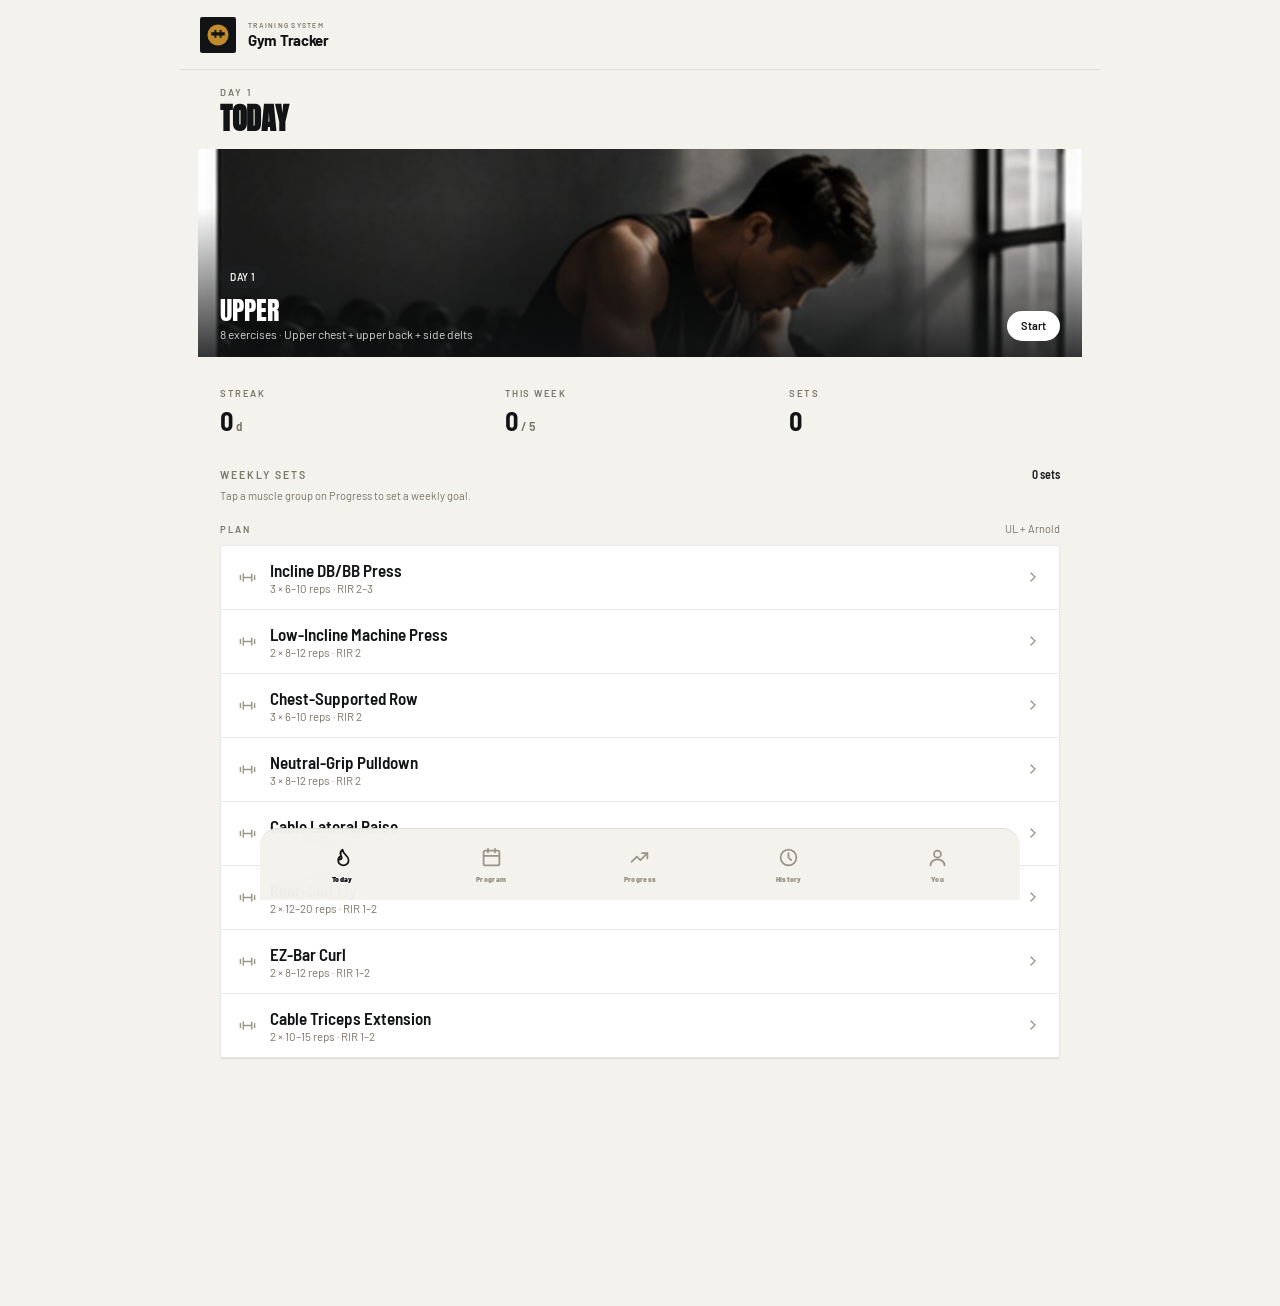
<file: index.html>
<!doctype html>
<html lang="en">
<head>
<meta charset="utf-8">
<meta name="viewport" content="width=device-width,initial-scale=1,viewport-fit=cover">
<meta name="theme-color" content="#F4F2ED">
<meta name="description" content="Offline-first hypertrophy training tracker with progression intelligence.">
<meta name="apple-mobile-web-app-capable" content="yes">
<meta name="mobile-web-app-capable" content="yes">
<meta name="apple-mobile-web-app-status-bar-style" content="default">
<meta name="apple-mobile-web-app-title" content="Gym Tracker">
<link rel="manifest" href="manifest.json">
<link rel="icon" href="icons/icon.svg" type="image/svg+xml">
<link rel="icon" href="icons/favicon-32.png" sizes="32x32" type="image/png">
<link rel="apple-touch-icon" href="icons/apple-touch-icon.png">
<link rel="stylesheet" href="css/style.css">
<link rel="stylesheet" href="css/v43.css">
<link rel="stylesheet" href="css/v5.css">
<link rel="stylesheet" href="css/justin-theme.css">
<link rel="stylesheet" href="css/redesign.css">
<title>Gym Tracker</title>
</head>
<body>
<div class="app-shell">
<header class="topbar"><div class="brand"><img class="brand-mark" src="icons/icon.svg" alt="" width="36" height="36"><div><small>TRAINING SYSTEM</small><h1>Gym Tracker</h1></div></div><button id="install" class="icon-btn hidden" aria-label="Install app"><svg viewBox="0 0 24 24" fill="none" stroke="currentColor" stroke-width="2" stroke-linecap="round" stroke-linejoin="round"><path d="M12 4v11"/><path d="M7 11l5 5 5-5"/><path d="M5 19h14"/></svg></button></header>
<main>
<section id="workout" class="view active"></section>
<section id="program" class="view"></section>
<section id="progress" class="view"></section>
<section id="history" class="view"></section>
<section id="settings" class="view"></section>
</main>
<nav class="bottom-nav" aria-label="Main navigation">
<button data-v="workout" class="active"><span><svg viewBox="0 0 24 24" fill="none" stroke="currentColor" stroke-width="2" stroke-linecap="round" stroke-linejoin="round"><path d="M8.5 14.5A2.5 2.5 0 0011 12c0-1.38-.5-2-1-3-1.072-2.143-.224-4.054 2-6 .5 2.5 2 4.9 4 6.5 2 1.6 3 3.5 3 5.5a6 6 0 11-12 0c0-1 .5-2 1-3 1.072-2.143 3-1 3 1z"/></svg></span><small>Today</small></button>
<button data-v="program"><span><svg viewBox="0 0 24 24" fill="none" stroke="currentColor" stroke-width="2" stroke-linecap="round" stroke-linejoin="round"><rect x="3" y="4" width="18" height="17" rx="2"/><path d="M8 2v4M16 2v4M3 10h18"/></svg></span><small>Program</small></button>
<button data-v="progress"><span><svg viewBox="0 0 24 24" fill="none" stroke="currentColor" stroke-width="2" stroke-linecap="round" stroke-linejoin="round"><path d="M3 17l6-6 4 4 8-8"/><path d="M15 7h6v6"/></svg></span><small>Progress</small></button>
<button data-v="history"><span><svg viewBox="0 0 24 24" fill="none" stroke="currentColor" stroke-width="2" stroke-linecap="round" stroke-linejoin="round"><circle cx="12" cy="12" r="9"/><path d="M12 7v5l3 3"/></svg></span><small>History</small></button>
<button data-v="settings"><span><svg viewBox="0 0 24 24" fill="none" stroke="currentColor" stroke-width="2" stroke-linecap="round" stroke-linejoin="round"><circle cx="12" cy="8" r="4"/><path d="M4 21c0-4 3.5-7 8-7s8 3 8 7"/></svg></span><small>You</small></button>
</nav>
</div>
<div id="modal" class="hidden"><div id="modalbox"><button id="close" class="modal-close" aria-label="Close"><svg viewBox="0 0 24 24" fill="none" stroke="currentColor" stroke-width="2" stroke-linecap="round"><path d="M6 6l12 12M18 6L6 18"/></svg></button><div id="modalbody"></div></div></div>
<div id="toast" role="status"></div>
<script src="js/vendor/supabase.min.js"></script>
<script src="js/app.js"></script>
<script src="js/v43.js"></script>
<script src="js/redesign.js"></script>
<script src="js/sync.js"></script>
</body></html>
</file>
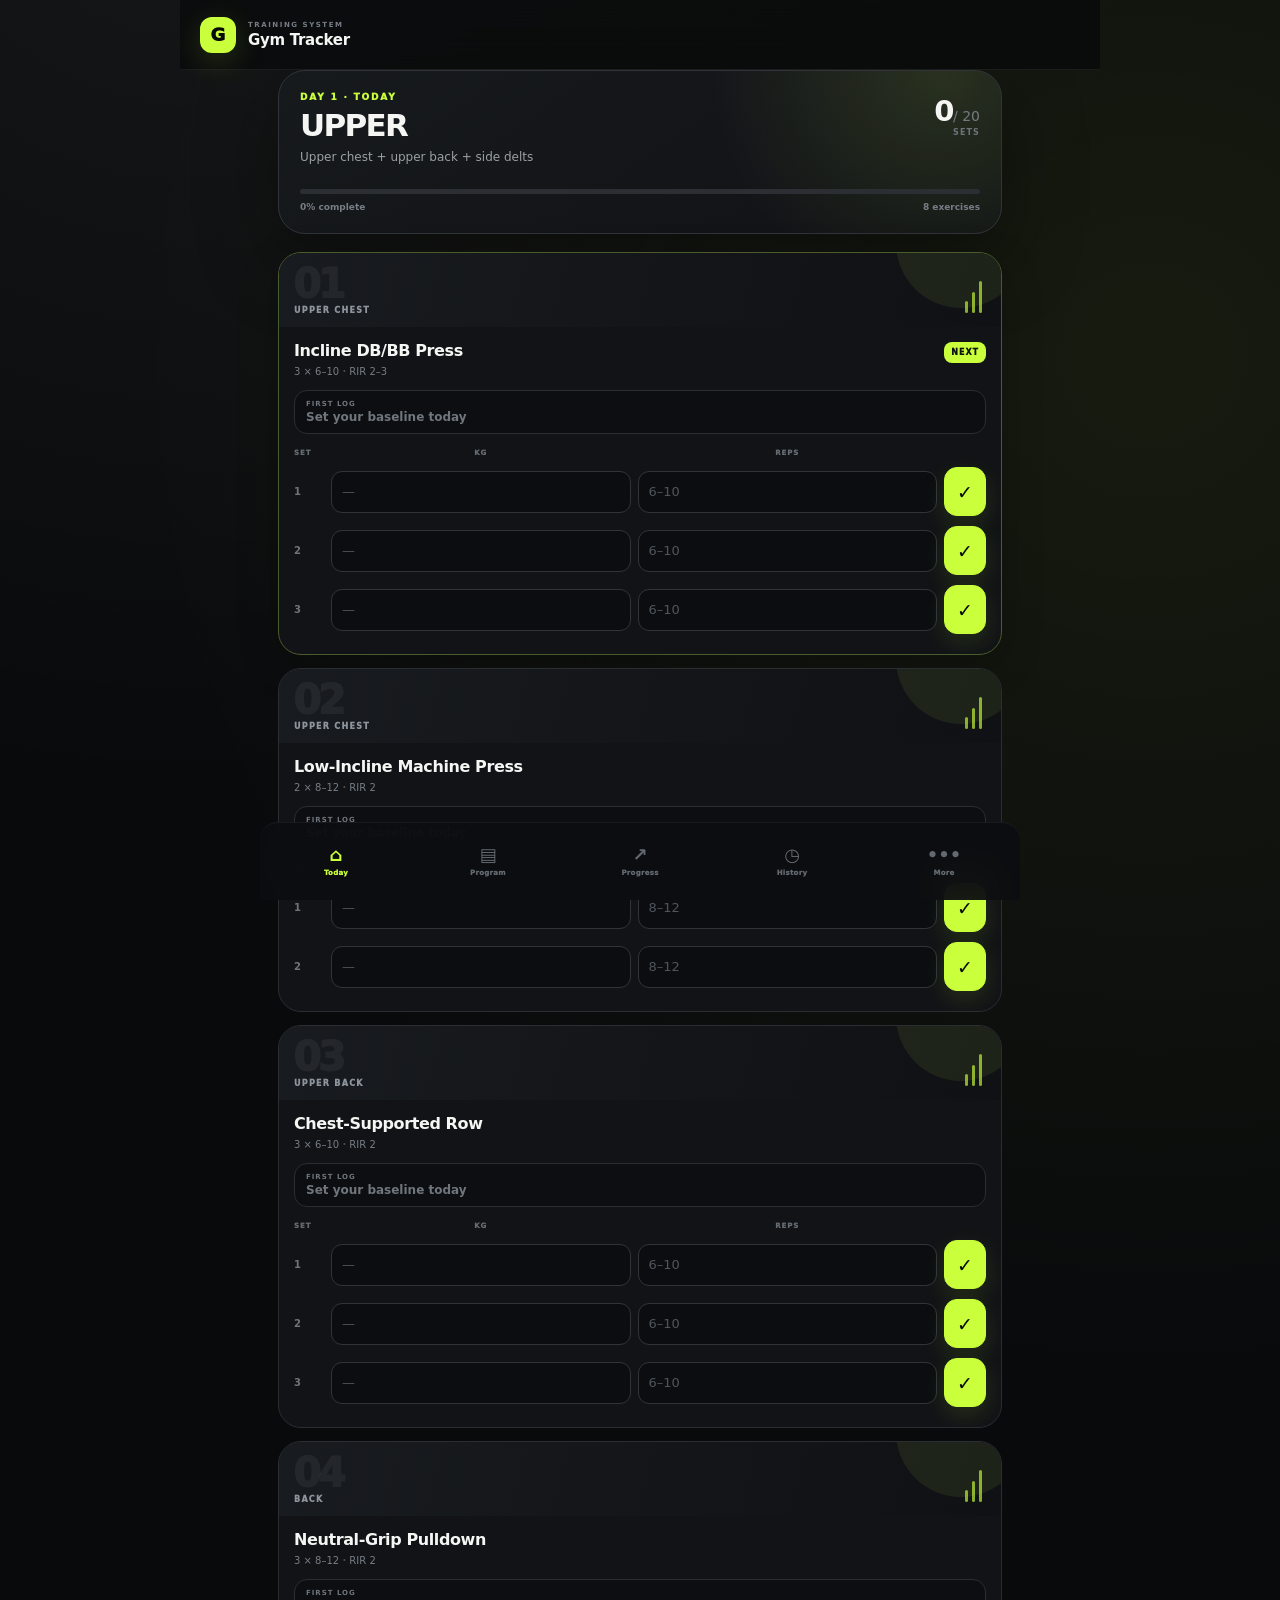
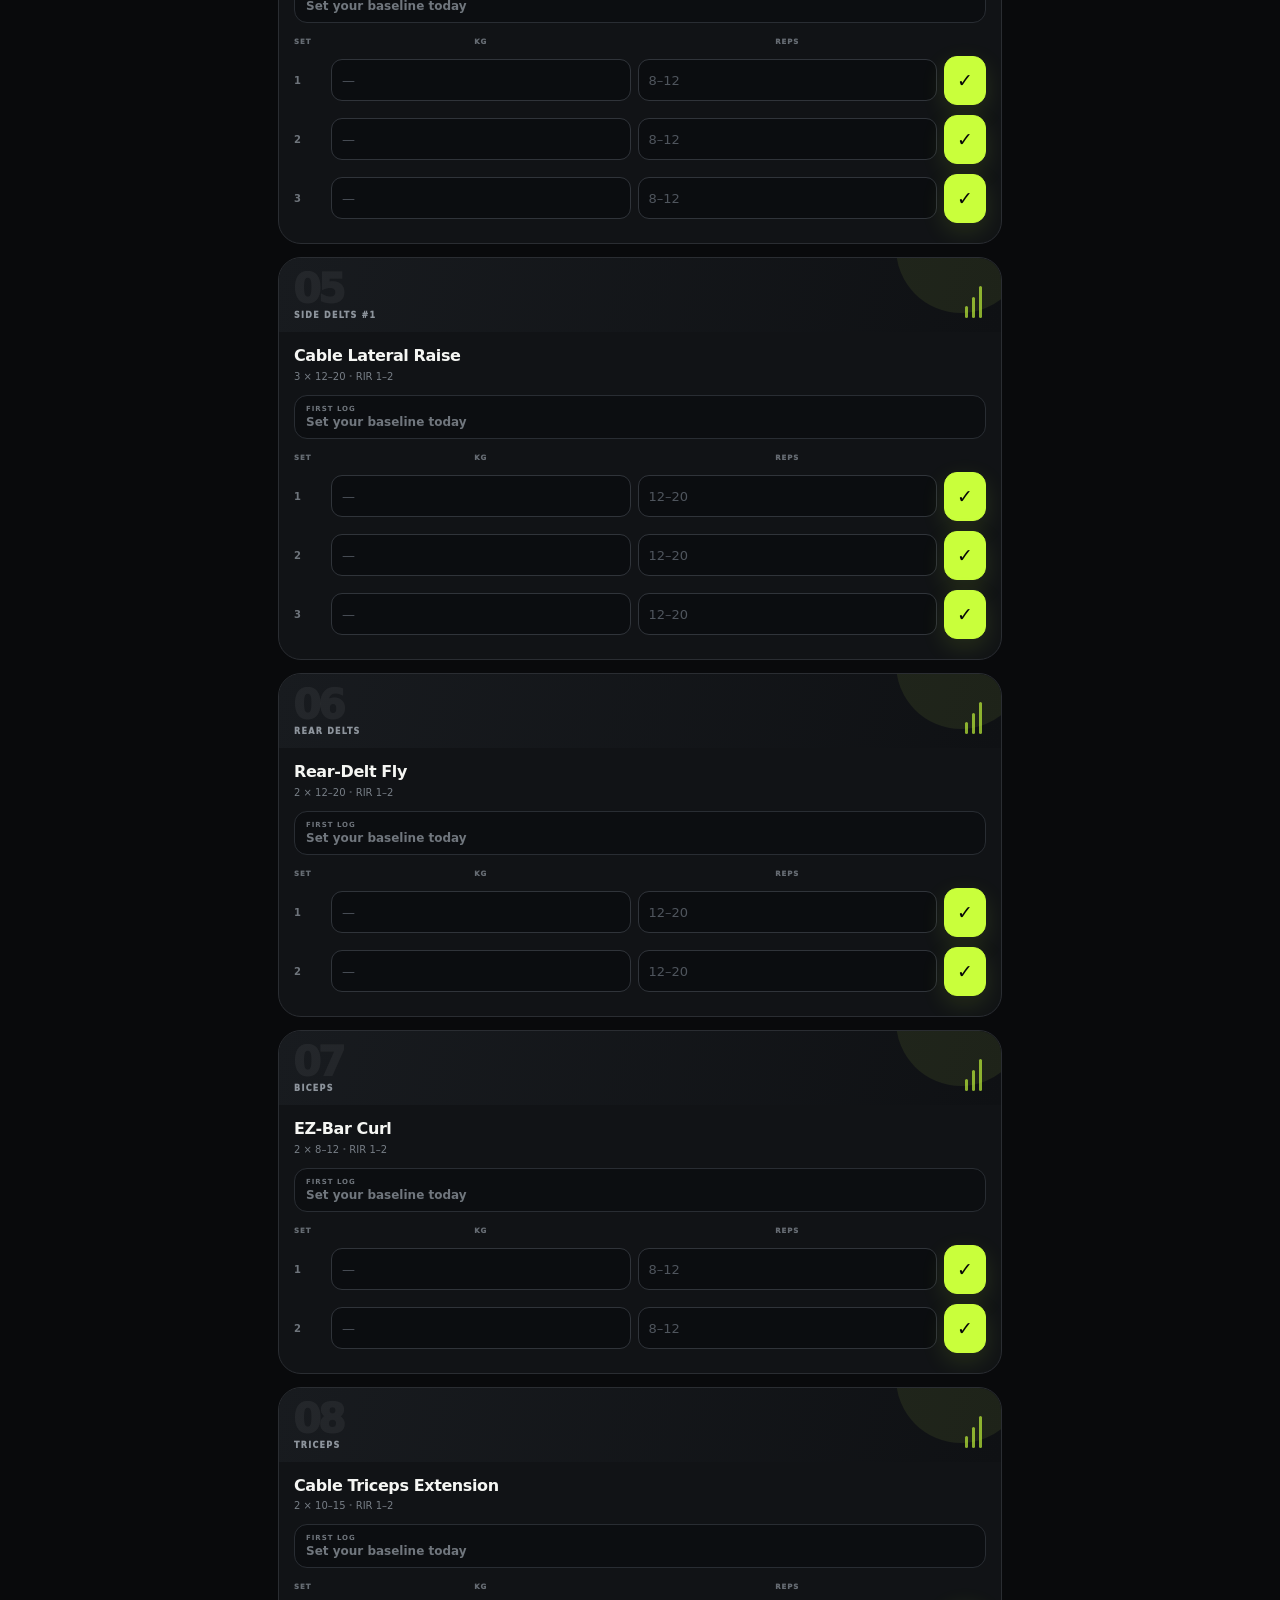
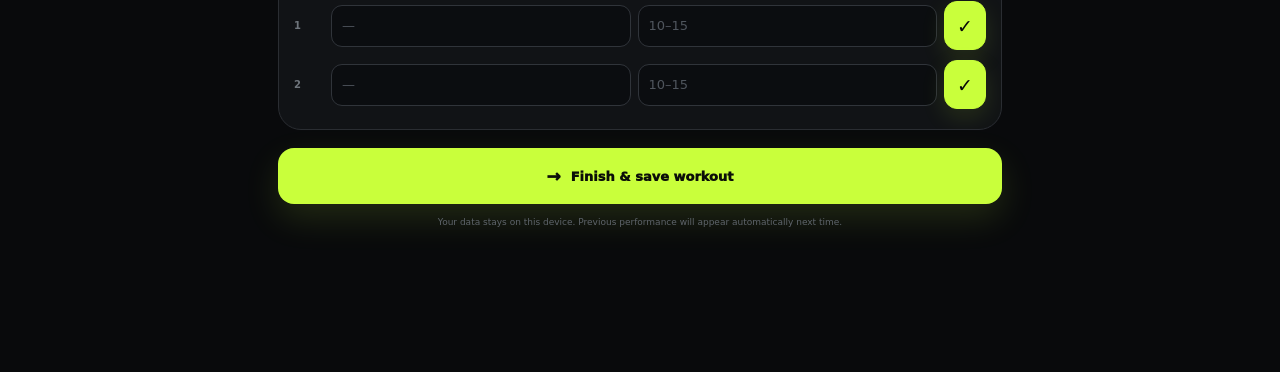
<file: gym-tracker-pwa-v4.3/index.html>
<!doctype html>
<html lang="en">
<head>
<meta charset="utf-8">
<meta name="viewport" content="width=device-width,initial-scale=1,viewport-fit=cover">
<meta name="theme-color" content="#08090b">
<meta name="apple-mobile-web-app-capable" content="yes">
<meta name="apple-mobile-web-app-status-bar-style" content="black-translucent">
<link rel="manifest" href="manifest.json">
<link rel="stylesheet" href="css/style.css">
<link rel="stylesheet" href="css/v43.css">
<title>Gym Tracker — V4.3 Visual</title>
</head>
<body>
<div class="app-shell">
<header class="topbar"><div class="brand"><span class="brand-mark">G</span><div><small>TRAINING SYSTEM</small><h1>Gym Tracker</h1></div></div><button id="install" class="icon-btn hidden" aria-label="Install app">↓</button></header>
<main>
<section id="workout" class="view active"></section>
<section id="program" class="view"></section>
<section id="progress" class="view"></section>
<section id="history" class="view"></section>
<section id="settings" class="view"></section>
</main>
<nav class="bottom-nav" aria-label="Main navigation"><button data-v="workout" class="active"><span>⌂</span><small>Today</small></button><button data-v="program"><span>▤</span><small>Program</small></button><button data-v="progress"><span>↗</span><small>Progress</small></button><button data-v="history"><span>◷</span><small>History</small></button><button data-v="settings"><span>•••</span><small>More</small></button></nav>
</div>
<div id="modal" class="hidden"><div id="modalbox"><button id="close" class="modal-close">×</button><div id="modalbody"></div></div></div>
<div id="toast" role="status"></div>
<script src="js/app.js"></script>
<script src="js/v43.js"></script>
</body></html>
</file>
<file: css/style.css>
:root{--bg:#090a0c;--panel:#111316;--panel2:#17191d;--line:#292c31;--text:#f4f5f2;--muted:#858a91;--soft:#b2b6bb;--accent:#3D6BFF;--accent2:#2E56E0;--nav:rgba(13,14,17,.92);--danger:#ff7e7e;--shadow:0 18px 60px rgba(0,0,0,.28)}*{box-sizing:border-box}html{background:var(--bg)}body{margin:0;min-height:100vh;background:radial-gradient(circle at 85% -10%,rgba(192,138,46,.08),transparent 30%),linear-gradient(180deg,#090a0c,#0d0f12 52%,#090a0c);color:var(--text);font-family:Inter,ui-sans-serif,system-ui,-apple-system,BlinkMacSystemFont,"Segoe UI",sans-serif;padding-bottom:92px}button,input{font:inherit}button{cursor:pointer}.hidden{display:none!important}.topbar{height:72px;position:sticky;top:0;z-index:40;display:flex;align-items:center;justify-content:space-between;padding:12px 18px;background:rgba(9,10,12,.78);backdrop-filter:blur(22px);border-bottom:1px solid rgba(255,255,255,.055)}.brand{display:flex;gap:11px;align-items:center}.brand-mark{width:34px;height:34px;border-radius:11px;background:var(--accent);color:#0a0c08;display:grid;place-items:center;font-weight:950;font-size:18px;box-shadow:0 8px 28px rgba(192,138,46,.16)}.brand small{display:block;font-size:8px;letter-spacing:.19em;font-weight:900;color:#777d85}.brand h1{margin:2px 0 0;font-size:16px;letter-spacing:-.02em}.icon-btn{width:38px;height:38px;border:1px solid var(--line);border-radius:12px;background:var(--panel2);color:var(--text);font-size:20px}main{max-width:720px;margin:0 auto}.view{display:none;padding:24px 16px 34px}.view.active{display:block}.eyebrow,.section-label{font-size:9px;letter-spacing:.18em;font-weight:950;text-transform:uppercase;color:#777d85}.section-label{margin:28px 2px 10px}.page-head{padding:8px 2px 18px}.page-head h2{font-size:32px;line-height:1.02;letter-spacing:-.055em;margin:8px 0}.page-head p{margin:0;color:var(--muted);line-height:1.5;font-size:13px;max-width:520px}.workout-hero,.hero{border:1px solid #30343a;border-radius:27px;padding:21px;background:radial-gradient(circle at 92% 0,rgba(192,138,46,.13),transparent 34%),linear-gradient(145deg,#171a1d,#101215);box-shadow:var(--shadow);margin-bottom:18px}.hero-top{display:flex;justify-content:space-between;gap:18px}.workout-hero h2,.hero h2{font-size:31px;line-height:1;letter-spacing:-.055em;margin:8px 0}.workout-hero p,.hero p{margin:0;color:#9ba0a6;font-size:12px;line-height:1.45;max-width:430px}.hero-count{min-width:72px;text-align:right;padding-top:2px}.hero-count strong{font-size:29px;letter-spacing:-.05em}.hero-count span{color:#747a82;font-size:14px}.hero-count small{display:block;font-size:8px;letter-spacing:.14em;color:#6e747b;font-weight:900}.hero-progress{height:5px;background:#2b2e33;border-radius:99px;overflow:hidden;margin-top:23px}.hero-progress span{height:100%;display:block;background:var(--accent);border-radius:99px;transition:width .25s}.hero-meta{display:flex;justify-content:space-between;margin-top:8px;color:#777d84;font-size:9px;font-weight:800}.rest-hero{display:flex;justify-content:space-between;gap:20px;align-items:center}.hero-orb{width:72px;height:72px;border:1px solid #2a3560;border-radius:50%;display:grid;place-items:center;color:var(--accent);font-size:10px;font-weight:950;letter-spacing:.08em;background:#10142a}.recovery-card,.card{border:1px solid var(--line);background:rgba(17,19,22,.88);border-radius:20px;padding:17px}.recovery-card{display:flex;gap:14px;align-items:flex-start}.big-check{width:42px;height:42px;border-radius:14px;background:#182353;color:var(--accent);display:grid;place-items:center;font-weight:950;font-size:20px}.recovery-card h3{margin:1px 0 4px;font-size:16px}.recovery-card p{margin:0;color:var(--muted);font-size:12px;line-height:1.5}.exercise-card{border:1px solid #2a2d32;background:#111316;border-radius:23px;overflow:hidden;margin:13px 0;transition:.2s}.exercise-card.is-next{border-color:#4a5c2d;box-shadow:0 12px 40px rgba(0,0,0,.22)}.exercise-visual{height:74px;position:relative;overflow:hidden;background:linear-gradient(105deg,#181b1f,#0f1114);display:flex;align-items:flex-end;padding:12px 15px}.exercise-visual:before{content:"";position:absolute;width:130px;height:130px;border-radius:50%;right:-25px;top:-75px;background:rgba(192,138,46,.08)}.exercise-visual span{position:relative;font-size:8px;text-transform:uppercase;letter-spacing:.16em;font-weight:950;color:#8d949c}.visual-number{position:absolute;left:14px;top:8px;font-size:40px;font-weight:950;color:rgba(255,255,255,.055);letter-spacing:-.08em}.visual-lines{position:absolute;right:19px;bottom:14px;display:flex;gap:4px;align-items:end}.visual-lines i{display:block;width:3px;background:var(--accent);opacity:.65;border-radius:99px}.visual-lines i:nth-child(1){height:12px}.visual-lines i:nth-child(2){height:21px}.visual-lines i:nth-child(3){height:32px}.exercise-content{padding:15px}.exercise-heading{display:flex;justify-content:space-between;gap:10px;align-items:flex-start}.exercise-heading h3{font-size:16px;line-height:1.18;margin:0;font-weight:900;letter-spacing:-.025em}.exercise-heading p{margin:5px 0 0;color:#777e86;font-size:10px}.exercise-heading b{color:#454a50}.next-badge{font-size:8px;font-weight:950;letter-spacing:.12em;color:#11140c;background:var(--accent);padding:6px 7px;border-radius:8px}.last-box{margin-top:13px;border:1px solid #292d33;background:#0c0e11;border-radius:13px;padding:9px 11px;display:flex;justify-content:space-between;align-items:center}.last-box small{display:block;font-size:7px;letter-spacing:.14em;color:#6f757c;font-weight:900}.last-box strong{display:block;font-size:12px;margin-top:2px}.last-box>span{color:var(--accent);font-size:15px}.muted-box strong{color:#70767d;font-weight:700}.set-header,.set-row{display:grid;grid-template-columns:30px 1fr 1fr 42px;gap:7px;align-items:center}.set-header{margin:15px 0 5px;color:#666c73;font-size:7px;font-weight:950;letter-spacing:.13em;text-align:center}.set-header span:nth-child(1){text-align:left}.set-row{padding:5px 0}.set-row.checked .set-index{color:var(--accent)}.set-index{font-size:10px;color:#6e747b;font-weight:900}.input{width:100%;background:#0b0d0f;color:var(--text);border:1px solid #30343a;border-radius:11px;padding:11px 10px;outline:none;font-size:13px;min-height:42px}.input:focus{border-color:#5578ea;box-shadow:0 0 0 2px rgba(192,138,46,.08)}.input::placeholder{color:#4f555d}.done{height:42px;border:1px solid #30343a;background:#171a1e;color:#626a72;border-radius:11px;font-weight:950;font-size:17px}.done.checked{background:var(--accent);border-color:var(--accent);color:#0b0d08}.finish-btn{width:100%;min-height:52px;border:0;border-radius:15px;background:var(--accent);color:#0b0e08;font-weight:950;font-size:13px;box-shadow:0 12px 32px rgba(192,138,46,.12);display:flex;align-items:center;justify-content:center;gap:10px;margin-top:18px}.finish-btn span{font-size:17px}.ghost,.secondary{border:1px solid #30343a;background:#15181c;color:#e5e7e3;border-radius:13px;font-weight:800}.ghost{padding:13px 16px}.wide{width:100%;margin-top:10px}.session-note{text-align:center;color:#5e646b;font-size:9px;line-height:1.5;margin:12px 20px}.timer{position:sticky;bottom:88px;z-index:15;display:grid;grid-template-columns:64px 1fr auto;gap:11px;align-items:center;background:rgba(14,17,28,.97);border:1px solid #2a3560;border-radius:18px;padding:9px 10px;margin:0 0 13px;box-shadow:0 15px 45px rgba(0,0,0,.38);backdrop-filter:blur(16px)}.timer-ring{width:56px;height:56px;border:2px solid #4a5a9a;border-radius:50%;display:grid;place-items:center;align-content:center}.timer-ring strong{color:var(--accent);font-size:14px;line-height:1}.timer-ring small{font-size:6px;letter-spacing:.14em;color:#6d78a5;font-weight:950;margin-top:2px}.timer>b,.timer>div:nth-child(2)>b{display:block;font-size:11px}.timer>div:nth-child(2)>span{display:block;color:#7f86a8;font-size:9px;margin-top:2px}.timer-actions{display:flex;gap:4px}.timer-actions button{border:1px solid #2a3350;background:#181f38;color:#b0b9e8;border-radius:9px;padding:7px 7px;font-size:8px;font-weight:850}.completion{border:1px solid #3b4b28;border-radius:27px;padding:28px 22px;background:radial-gradient(circle at 50% 0,rgba(192,138,46,.16),transparent 40%),linear-gradient(145deg,#151b12,#101215);text-align:center;box-shadow:var(--shadow)}.completion-mark{width:64px;height:64px;border-radius:50%;display:grid;place-items:center;margin:0 auto 18px;background:var(--accent);color:#0b0e08;font-size:29px;font-weight:950}.completion h2{font-size:34px;letter-spacing:-.06em;margin:7px 0}.completion p{font-size:12px;color:#92989e;line-height:1.5;margin:0 auto;max-width:390px}.completion-stats{display:grid;grid-template-columns:repeat(3,1fr);margin-top:24px;border-top:1px solid #30382a;padding-top:18px}.completion-stats div{display:flex;flex-direction:column}.completion-stats strong{font-size:22px}.completion-stats span{font-size:8px;color:#707871;text-transform:uppercase;letter-spacing:.1em;font-weight:900}.week-strip{display:grid;grid-template-columns:repeat(7,1fr);gap:5px;margin:0 0 15px}.day-chip{border:1px solid #292d32;background:#111316;color:#70767d;border-radius:12px;padding:8px 3px;min-height:52px}.day-chip b{display:block;color:#9ca1a6;font-size:11px}.day-chip span{display:block;font-size:6px;font-weight:900;text-transform:uppercase;letter-spacing:.04em;margin-top:4px;white-space:nowrap;overflow:hidden}.day-chip.active{border-color:#596e34;background:#1a2114;color:var(--accent)}.day-chip.active b{color:var(--accent)}.program-feature{border:1px solid #30343a;background:#111316;border-radius:23px;overflow:hidden;box-shadow:var(--shadow)}.program-feature-top{padding:19px;display:flex;justify-content:space-between;gap:14px;align-items:flex-start;background:linear-gradient(145deg,#171a1d,#101215)}.program-feature h3{font-size:21px;letter-spacing:-.04em;margin:6px 0 4px}.program-feature p{color:#7e858c;font-size:10px;margin:0;line-height:1.45}.start-btn{border:0;background:var(--accent);color:#0b0e08;border-radius:11px;padding:10px 12px;font-size:10px;font-weight:950;white-space:nowrap}.program-exercise{display:grid;grid-template-columns:30px 1fr auto;gap:10px;align-items:center;padding:12px 15px;border-top:1px solid #24282d}.program-num{font-size:9px;color:#555b62;font-weight:950}.program-exercise strong{display:block;font-size:11px}.program-exercise small{display:block;color:#626971;font-size:8px;margin-top:3px}.program-exercise>span{font-size:9px;color:#737a81;white-space:nowrap}.volume-card,.focus-card,.chart-card,.checkin-card,.list-card,.settings-card,.tip-card{border:1px solid var(--line);background:#111316;border-radius:20px;padding:15px}.volume-row{margin:11px 0}.volume-row>div:first-child,.focus-head{display:flex;justify-content:space-between;align-items:center}.volume-row span{font-size:10px;color:#9da2a8}.volume-row b{font-size:10px;color:var(--accent)}.mini-bar,.focus-grid i{display:block;height:5px;background:#24282d;border-radius:99px;overflow:hidden;margin-top:7px}.mini-bar i{display:block;height:100%;background:var(--accent);border-radius:99px}.metric-grid{display:grid;grid-template-columns:1.4fr 1fr 1fr;gap:7px}.metric-card{border:1px solid #292d32;background:#111316;border-radius:18px;padding:14px;min-height:102px}.metric-card.featured{background:linear-gradient(145deg,#131a2e,#111316);border-color:#2a3a6f}.metric-card small{display:block;color:#686f76;font-size:7px;letter-spacing:.14em;font-weight:950}.metric-card strong{display:block;font-size:25px;letter-spacing:-.05em;margin:11px 0 4px}.metric-card strong em{font-style:normal;font-size:10px;color:#727980;margin-left:3px}.metric-card span{display:block;color:#71777e;font-size:8px;line-height:1.35}.chart-card{height:190px;padding:18px;display:flex;flex-direction:column;justify-content:flex-end}.spark{width:100%;height:135px;color:var(--accent);overflow:visible}.chart-labels{display:flex;justify-content:space-between;font-size:8px;color:#656c73}.chart-labels b{color:var(--accent)}.chart-empty{height:135px;display:grid;place-items:center;text-align:center;color:#5f656c;font-size:10px}.focus-head span{font-size:10px;color:#8e959c}.focus-head strong{font-size:22px}.focus-grid{display:grid;grid-template-columns:1fr 1fr;gap:15px 20px;margin-top:16px}.focus-grid>div>span{font-size:9px;color:#7e858c}.focus-grid>div>b{float:right;font-size:9px;color:#c0c5ca}.focus-grid i{clear:both}.focus-grid u{display:block;height:100%;background:var(--accent);border-radius:99px;text-decoration:none}.grid{display:grid;grid-template-columns:1fr 1fr;gap:9px}.field label{display:block;color:#70767d;font-size:7px;font-weight:950;letter-spacing:.1em;text-transform:uppercase;margin:0 0 5px}.field .input{font-size:11px}.checkin-card .finish-btn{margin-top:13px}.history-row{display:flex;justify-content:space-between;gap:10px;padding:12px 0;border-bottom:1px solid #25292e}.history-row:last-child{border-bottom:0}.history-row strong{display:block;font-size:10px}.history-row small{display:block;color:#656c73;font-size:8px;margin-top:3px}.history-row>b{font-size:11px}.history-stack{display:flex;flex-direction:column;gap:9px}.history-card{border:1px solid #2b2f34;background:#111316;border-radius:18px;padding:14px;display:grid;grid-template-columns:48px 1fr 16px;gap:12px;align-items:center}.history-date span{display:block;font-size:7px;color:#777d84;transform:rotate(-90deg) translate(-13px,-3px);width:45px}.history-date b{display:block;font-size:15px;color:#3f454b}.history-card h3{font-size:13px;margin:0 0 3px}.history-card p{margin:0;color:#676e76;font-size:9px}.history-arrow{color:#666d75;font-size:20px}.empty-panel{border:1px dashed #35393e;border-radius:22px;padding:34px 22px;text-align:center}.empty-panel>div{font-size:30px;color:#5d646b}.empty-panel h3{margin:12px 0 5px}.empty-panel p{font-size:11px;color:#737a81;line-height:1.5;margin:0 0 15px}.settings-card{padding:0}.setting-row{padding:15px;display:flex;justify-content:space-between;gap:14px;align-items:center;border-bottom:1px solid #25292e}.setting-row:last-child{border-bottom:0}.setting-row strong{display:block;font-size:11px}.setting-row small{display:block;color:#666d74;font-size:8px;margin-top:4px}.secondary{padding:9px 11px;font-size:9px}.danger-row strong,.danger{color:#ff8a8a}.tip-card{margin-top:12px;background:linear-gradient(145deg,#171b15,#111316)}.tip-card h3{margin:8px 0 5px}.tip-card p{font-size:10px;color:#858c83;line-height:1.7;margin:0}.version{text-align:center;color:#454b51;font-size:7px;letter-spacing:.16em;font-weight:900;margin:24px 0}.pill{display:inline-flex;padding:7px 9px;border-radius:99px;background:#182353;border:1px solid #2e3f7a;color:#b9c8f5;font-size:8px;font-weight:950}.bottom-nav{position:fixed;left:0;right:0;bottom:0;height:78px;padding-bottom:env(safe-area-inset-bottom);z-index:50;display:flex;justify-content:space-around;background:var(--nav);backdrop-filter:blur(22px);border-top:1px solid rgba(255,255,255,.06)}.bottom-nav button{border:0;background:none;color:#626970;min-width:58px;display:flex;flex-direction:column;align-items:center;justify-content:center;gap:5px}.bottom-nav button span{font-size:18px;line-height:1;font-weight:800}.bottom-nav button small{font-size:7px;font-weight:950;letter-spacing:.04em}.bottom-nav button.active{color:var(--accent)}#toast{position:fixed;left:50%;bottom:94px;transform:translateX(-50%) translateY(8px);z-index:100;background:#f3f5ef;color:#0b0e08;border-radius:99px;padding:10px 15px;font-size:10px;font-weight:950;opacity:0;pointer-events:none;transition:.2s;white-space:nowrap;box-shadow:0 10px 30px rgba(0,0,0,.3)}#toast.show{opacity:1;transform:translateX(-50%) translateY(0)}#modal{position:fixed;inset:0;background:rgba(0,0,0,.75);z-index:80;display:flex;align-items:flex-end}#modalbox{width:100%;max-height:88vh;overflow:auto;background:#15171b;border:1px solid #30343a;border-radius:22px 22px 0 0;padding:20px;position:relative}.modal-close{position:absolute;right:12px;top:8px;border:0;background:transparent;color:#d8dbd8;font-size:28px}.empty{color:#646b72;text-align:center;padding:20px;font-size:10px}@media(min-width:700px){main{max-width:760px}.view{padding-left:20px;padding-right:20px}.bottom-nav{left:50%;right:auto;transform:translateX(-50%);width:min(760px,100%);border-radius:18px 18px 0 0}#modal{align-items:center}#modalbox{max-width:520px;border-radius:22px}.exercise-card:hover{transform:translateY(-1px);border-color:#383d44}}
</file>
<file: css/v43.css>
:root{--bg:#090a0c;--panel:#111317;--panel2:#171a1f;--line:#282d34;--text:#f5f6f3;--muted:#8c939c;--soft:#c0c5cb;--accent:#3D6BFF;--accent2:#2E56E0;--warm:#d8c6a0;--shadow:0 24px 80px rgba(0,0,0,.38)}
*{box-sizing:border-box}html{background:var(--bg)}body{background:radial-gradient(circle at 15% -5%,rgba(255,255,255,.055),transparent 25%),radial-gradient(circle at 90% 10%,rgba(192,138,46,.07),transparent 30%),#090a0c;color:var(--text)}button,input,textarea{font:inherit}button{cursor:pointer}.app-shell{max-width:920px;margin:auto}.topbar{height:70px!important;padding:10px 20px!important;background:rgba(9,10,12,.74)!important;border-bottom:1px solid rgba(255,255,255,.065)!important;backdrop-filter:blur(24px)}.brand{gap:12px}.brand-mark{width:36px;height:36px;border-radius:12px;background:var(--accent);color:#080a06;box-shadow:0 8px 30px rgba(192,138,46,.16)}.brand small{font-size:7px;letter-spacing:.22em}.brand h1{font-size:15px!important}.view{padding:0 18px 38px!important}.page-head,.today-intro{padding:34px 3px 20px}.page-head h2,.today-intro h2{font-size:clamp(38px,8vw,64px);line-height:.9;letter-spacing:-.07em;margin:8px 0 13px}.page-head p,.today-intro p{color:var(--muted);font-size:12px;line-height:1.55;max-width:570px}.eyebrow{font-size:9px;letter-spacing:.2em;font-weight:950;color:var(--accent)}
.today-intro{align-items:flex-end}.session-score{background:var(--accent);color:#080908;border-radius:22px;min-width:78px;height:78px;padding:12px;box-shadow:0 14px 40px rgba(192,138,46,.13)}.session-score strong{font-size:29px}.progress-track{height:4px;background:#20242a;border-radius:99px;margin:0 3px 22px;overflow:hidden}.progress-track i{height:100%;background:var(--accent);box-shadow:0 0 18px rgba(192,138,46,.45)}
.up-next{position:relative;overflow:hidden;background:linear-gradient(110deg,rgba(192,138,46,.12),rgba(192,138,46,.025));border:1px solid rgba(192,138,46,.18);border-radius:20px;padding:15px 17px;margin:0 0 15px}.up-next:after{content:'→';position:absolute;right:18px;top:50%;transform:translateY(-50%);font-size:30px;color:rgba(192,138,46,.35)}.up-next span,.smart-target span{display:block;color:var(--accent);font-size:8px;letter-spacing:.18em;font-weight:950}.up-next strong{display:block;margin:6px 0 2px;font-size:14px}.up-next small{color:var(--muted);font-size:10px}
.neo-exercise{position:relative;background:#101216;border:1px solid #292e35;border-radius:28px;overflow:hidden;margin:16px 0;box-shadow:var(--shadow);transition:transform .18s,border-color .18s,box-shadow .18s}.neo-exercise.is-next{border-color:rgba(192,138,46,.45);box-shadow:0 22px 70px rgba(192,138,46,.075)}.neo-exercise.is-next:before{content:'';position:absolute;inset:0 0 auto;height:2px;background:linear-gradient(90deg,transparent,var(--accent),transparent);z-index:3}.exercise-cover{display:block;width:100%;padding:0;border:0;background:#0b0d10;text-align:left;position:relative}.exercise-art{height:190px!important;position:relative;overflow:hidden;background:linear-gradient(135deg,#202329,#090b0e)}.exercise-art:before{content:'';position:absolute;inset:0;background:radial-gradient(circle at 72% 24%,rgba(255,255,255,.12),transparent 18%),linear-gradient(115deg,transparent 35%,rgba(255,255,255,.045) 36%,transparent 52%),linear-gradient(180deg,rgba(0,0,0,.02),rgba(0,0,0,.55));z-index:1}.exercise-art:after{content:'';position:absolute;inset:0;opacity:.16;background-image:radial-gradient(rgba(255,255,255,.65) .5px,transparent .7px);background-size:4px 4px;mix-blend-mode:screen}.art-floor{position:absolute;left:5%;right:5%;bottom:28px;height:1px;background:linear-gradient(90deg,transparent,#60656b,transparent);z-index:2}.art-person{position:absolute;left:50%;top:52%;width:150px;height:125px;transform:translate(-50%,-50%);z-index:2;filter:drop-shadow(0 14px 20px rgba(0,0,0,.45))}.art-person i{position:absolute;width:27px;height:27px;border-radius:50%;background:linear-gradient(135deg,#d7d9d5,#676c70);left:63px;top:3px}.art-person b{position:absolute;width:21px;height:72px;background:linear-gradient(90deg,#d0d2cf,#565b60);border-radius:15px;left:67px;top:28px;transform:rotate(13deg)}.art-person em{position:absolute;width:125px;height:8px;background:linear-gradient(90deg,#4a5a8f,var(--accent),#4a5a8f);border-radius:99px;left:12px;top:46px;box-shadow:0 0 24px rgba(192,138,46,.18)}.exercise-art span{position:absolute;z-index:4;right:16px;bottom:15px;font-size:8px;letter-spacing:.16em;text-transform:uppercase;color:#d5d9dc;font-weight:950;text-shadow:0 2px 10px #000}.exercise-tag{position:absolute!important;left:15px!important;bottom:15px!important;z-index:4;background:rgba(0,0,0,.55)!important;border:1px solid rgba(255,255,255,.1);padding:6px 9px!important;border-radius:9px;color:#e5e7e9!important;font-size:8px!important;font-weight:900!important;letter-spacing:.1em}.open-detail{position:absolute;right:14px;top:14px;z-index:5;width:36px;height:36px;border:1px solid rgba(255,255,255,.12);border-radius:50%;background:rgba(0,0,0,.48);display:grid;place-items:center;color:#fff;backdrop-filter:blur(10px)}
.neo-body{padding:19px 19px 20px}.neo-title{display:flex;justify-content:space-between;gap:12px}.exercise-num{color:#707781;font-size:9px;font-weight:950;letter-spacing:.18em}.neo-title h3{font-size:23px;letter-spacing:-.045em;margin:3px 0}.neo-title p{font-size:10px;color:#777f8a;margin:0}.next-pill{background:var(--accent);color:#070806;border-radius:99px;padding:7px 9px;font-size:8px;align-self:flex-start;letter-spacing:.08em}.smart-target{background:rgba(192,138,46,.055);border:1px solid rgba(192,138,46,.13);border-radius:15px;padding:11px 12px;margin:14px 0 0}.smart-target strong{display:block;margin-top:4px;color:#bfc6cd;font-size:10px;line-height:1.4}.last-line{display:flex;gap:10px;align-items:center;border-bottom:1px solid var(--line);padding:13px 0;margin-bottom:13px}.last-line span{font-size:7px;letter-spacing:.17em;color:#6f7781;font-weight:950}.last-line b{font-size:11px}.neo-set{display:grid;grid-template-columns:28px 1fr 10px 1fr 48px;gap:8px;align-items:center;margin:7px 0}.neo-set>span{font-size:9px;color:#69717c;font-weight:950}.neo-set .input{height:49px!important;background:#0a0c0f!important;border:1px solid #2d323a!important;border-radius:13px!important;text-align:center;font-size:16px!important;font-weight:850;color:var(--text)}.neo-set .input:focus{border-color:var(--accent)!important;box-shadow:0 0 0 2px rgba(192,138,46,.08);outline:none}.neo-set b{color:#5e6670;text-align:center}.done{height:49px;border:1px solid #303640;background:#171a20;color:#727b86;border-radius:13px;font-size:19px;font-weight:900}.done.is-done{background:var(--accent);color:#080908;border-color:var(--accent);box-shadow:0 8px 24px rgba(192,138,46,.12)}.exercise-note{width:100%;resize:none;min-height:40px;background:transparent;border:0;border-top:1px solid var(--line);margin-top:10px;padding:12px 0 0;color:#c9ced5;font-size:10px;outline:none}.exercise-note::placeholder{color:#505862}.finish-btn{min-height:56px!important;border-radius:16px!important;box-shadow:0 14px 35px rgba(192,138,46,.13)!important}.microcopy{text-align:center;color:#59616b;font-size:9px;padding:12px 25px 30px}
/* Program: editorial tiles */
.day-rail{display:flex;gap:8px;overflow:auto;padding:4px 0 18px;scrollbar-width:none}.day-chip{min-width:76px;background:#101318;border:1px solid #292e35;color:#8b939e;border-radius:17px;padding:10px 8px}.day-chip.active{background:var(--accent);color:#080908;border-color:var(--accent);box-shadow:0 10px 28px rgba(192,138,46,.12)}.program-hero{position:relative;min-height:190px;display:flex;align-items:flex-end;justify-content:space-between;gap:15px;background:radial-gradient(circle at 78% 20%,rgba(192,138,46,.12),transparent 25%),linear-gradient(135deg,#1a1e23,#0b0d10);border:1px solid #2b3037;border-radius:28px;padding:22px;margin:4px 0 15px;overflow:hidden}.program-hero:after{content:'TRAIN';position:absolute;right:-12px;bottom:-30px;font-size:110px;font-weight:950;letter-spacing:-.1em;color:rgba(255,255,255,.025);pointer-events:none}.program-hero h3{font-size:30px;letter-spacing:-.06em;margin:6px 0}.program-hero p{font-size:10px;color:var(--muted);margin:0;max-width:430px}.start-btn{position:relative;z-index:2;border:0;background:var(--accent);color:#080908;border-radius:12px;padding:11px 13px;font-size:10px;font-weight:950}.program-tile{width:100%;display:grid;grid-template-columns:34px 112px 1fr 20px;align-items:center;gap:13px;background:#111419;border:1px solid #292e35;color:var(--text);border-radius:22px;padding:9px;margin:9px 0;text-align:left;overflow:hidden}.program-tile .exercise-art{height:78px!important;border-radius:14px}.program-tile .exercise-art span,.program-tile .open-detail{display:none}.program-tile strong,.program-tile small,.program-tile em{display:block}.program-tile strong{font-size:13px}.program-tile small,.program-tile em{font-size:8px;color:#747d88;margin-top:4px;font-style:normal}.program-tile em{color:#a7b0ba}.tile-number{font-size:9px;color:#626a76;font-weight:950}.program-tile>b{font-size:25px;color:#59616b}
/* Progress: magazine dashboard */
.stat-deck{display:grid;grid-template-columns:2fr 1fr 1fr;gap:8px;margin:22px 0}.big-stat,.small-stat{border:1px solid #292e35;border-radius:22px;padding:18px;background:#111419}.big-stat{grid-row:span 2;background:radial-gradient(circle at 80% 20%,rgba(192,138,46,.12),transparent 30%),linear-gradient(145deg,#15191e,#0e1013);display:flex;flex-direction:column;justify-content:center}.big-stat span,.small-stat span{font-size:8px;letter-spacing:.17em;text-transform:uppercase;color:#77808a;font-weight:950}.big-stat strong{font-size:52px;letter-spacing:-.08em;margin:7px 0;color:#f7f8f5}.big-stat i{font-size:13px;color:#77808a;font-style:normal;letter-spacing:0}.big-stat small,.small-stat small{font-size:8px;color:#6e7680}.small-stat strong{display:block;font-size:26px;margin-top:8px}.chart-card{border:1px solid #292e35!important;border-radius:23px!important;background:#101318!important;padding:15px!important;overflow:hidden}.neo-chart{height:225px}.focus-card{border:1px solid #292e35;background:#101318;border-radius:23px;padding:15px}.neo-focus>div{margin:14px 0}.neo-focus>div>div{display:flex;justify-content:space-between;font-size:10px}.neo-focus b{color:#8e97a2}.neo-focus i{display:block;height:5px;background:#20242a;border-radius:99px;margin-top:8px}.neo-focus u{display:block;height:100%;background:var(--accent);border-radius:inherit;text-decoration:none}.checkin-card{border:1px solid #292e35!important;border-radius:23px!important;background:#101318!important;padding:16px!important}.input{background:#0b0d10!important}
/* History */
.history-card{border:1px solid #292e35!important;background:#101318!important;border-radius:22px!important;transition:.18s}.history-card:hover{border-color:#3b424c!important;transform:translateY(-1px)}.neo-history em{font-style:normal;color:var(--accent);font-size:8px}.history-date span{font-size:8px}.history-date b{font-size:18px;color:#444b55}.history-arrow{color:#646d77;font-size:25px}
/* Modal / exercise detail */
#modal{background:rgba(0,0,0,.7)!important;backdrop-filter:blur(12px)!important}.modalbox{background:#111419!important;border:1px solid #333941!important;border-radius:28px!important;box-shadow:0 30px 100px rgba(0,0,0,.55)!important}.detail-hero .exercise-art{height:210px!important;border-radius:20px}.detail-title h2{font-size:34px!important;letter-spacing:-.06em}.detail-grid{gap:7px}.detail-grid>div{background:#0d1014;border:1px solid #292e35;border-radius:18px;padding:15px}.smart-box{border:1px solid rgba(192,138,46,.2)!important;background:linear-gradient(110deg,rgba(192,138,46,.09),rgba(192,138,46,.025))!important;border-radius:18px!important}.detail-row{padding:12px 0}.modal-ex{padding:14px 0}
.completion-neo{text-align:center;padding:64px 8px 30px}.completion-glow{width:92px;height:92px;border-radius:30px;background:var(--accent);color:#080908;box-shadow:0 0 70px rgba(192,138,46,.22)}.completion-neo h2{font-size:50px;letter-spacing:-.08em}.completion-grid div{background:#111419;border:1px solid #292e35;border-radius:18px}
@media(max-width:620px){main{padding:0 12px 105px!important}.topbar{padding:10px 13px!important}.view{padding:0 2px 34px!important}.page-head,.today-intro{padding-top:28px}.exercise-art{height:172px!important}.program-tile{grid-template-columns:27px 82px 1fr 14px;gap:8px}.program-tile .exercise-art{height:66px!important}.program-hero{min-height:170px}.stat-deck{grid-template-columns:1fr 1fr}.big-stat{grid-column:1/-1;grid-row:auto}.big-stat strong{font-size:46px}.neo-set{grid-template-columns:24px 1fr 9px 1fr 45px;gap:6px}.neo-set .input,.done{height:46px!important}.modalbox{width:calc(100% - 18px)!important}.detail-hero .exercise-art{height:175px!important}}
</file>
<file: css/v5.css>
/* V5 visual system: editorial, photographic, app-native. */
:root{
  --bg:#070809;--panel:#101214;--panel-hi:#16191c;--line:rgba(255,255,255,.085);
  --text:#f4f5f1;--muted:#8a9097;--soft:#b7bcc1;--accent:#3D6BFF;--accent-dim:#2E56E0;
  --nav:rgba(9,10,11,.86);--shadow:0 24px 80px rgba(0,0,0,.42)
}
*{scrollbar-color:#30343a transparent;scrollbar-width:thin}
body{background:#070809;font-family:Inter,ui-sans-serif,system-ui,-apple-system,BlinkMacSystemFont,"Segoe UI",sans-serif;letter-spacing:-.01em}
body:before{content:"";position:fixed;inset:0;pointer-events:none;z-index:-1;background:radial-gradient(ellipse at 50% -15%,rgba(192,138,46,.07),transparent 38%)}
.topbar{height:64px;padding:9px 20px;background:rgba(7,8,9,.72);border-bottom:1px solid rgba(255,255,255,.045)}
.brand-mark{width:36px;height:36px;border-radius:12px;font-size:16px;box-shadow:none}.brand small{font-size:7px;color:#676d73}.brand h1{font-size:15px}
main{max-width:760px}.view{padding:30px 18px 42px}.page-head{padding:16px 2px 24px}.page-head h2{font-size:42px;line-height:.94;margin:8px 0 11px;letter-spacing:-.07em}.page-head p{font-size:12px;color:#80868d}
.eyebrow,.section-label{font-size:8px;letter-spacing:.2em;color:#6d747b}.section-label{margin:34px 2px 11px}
.today-intro{display:flex;align-items:flex-end;justify-content:space-between;gap:18px;padding:20px 2px 14px}.today-intro h2{font-size:44px;line-height:.9;letter-spacing:-.075em;margin:8px 0}.today-intro p{font-size:11px;color:#767d84;margin:0}.session-score{text-align:right}.session-score strong{font-size:34px;letter-spacing:-.07em}.session-score span{font-size:18px;color:#555b62}.session-score small{display:block;color:#676e75;font-size:7px;letter-spacing:.17em;font-weight:900}
.progress-track{height:2px;background:#24272b;margin:0 2px 22px}.progress-track i{display:block;height:100%;background:var(--accent)}
.up-next{position:relative;margin:0 0 22px;padding:14px 16px;border-left:2px solid var(--accent);background:linear-gradient(90deg,rgba(192,138,46,.07),transparent 72%)}.up-next span{display:block;color:#697078;font-size:7px;letter-spacing:.18em;font-weight:950}.up-next strong{display:block;font-size:15px;margin-top:4px}.up-next small{display:block;color:#70777e;font-size:9px;margin-top:4px}
.neo-exercise{position:relative;border:1px solid rgba(255,255,255,.08);background:#0d0f11;border-radius:28px;overflow:hidden;margin:18px 0;box-shadow:0 16px 45px rgba(0,0,0,.18)}.neo-exercise.is-next{border-color:rgba(192,138,46,.3);box-shadow:0 18px 55px rgba(0,0,0,.32)}
.exercise-cover{height:auto!important;display:block!important;width:100%;padding:0!important;border:0!important;background:#090a0b!important;text-align:left;position:relative;overflow:hidden}.exercise-art{height:270px!important;background:linear-gradient(135deg,#24282b,#08090a)!important;filter:saturate(.78)}
.exercise-art:before{background:linear-gradient(180deg,rgba(0,0,0,.02) 25%,rgba(0,0,0,.1) 48%,rgba(0,0,0,.78) 100%)!important}.exercise-art:after{opacity:.08!important}
.art-person{transform:translate(-50%,-50%) scale(1.25)!important;opacity:.9}.exercise-art span{font-size:7px!important;bottom:17px!important}.exercise-tag{top:15px!important;bottom:auto!important;left:16px!important;background:rgba(0,0,0,.5)!important;border-color:rgba(255,255,255,.14)!important}.open-detail{top:15px!important;right:16px!important}
/* Distinct visual treatments per movement: gives the artwork a more photographic editorial feel. */
.art-incline-dumbbell-press,.art-incline-db-press,.art-incline-db-bb-press{background:radial-gradient(circle at 75% 25%,rgba(192,138,46,.16),transparent 22%),linear-gradient(135deg,#33383a,#0a0b0c)!important}.art-low-incline-machine-press{background:radial-gradient(circle at 30% 20%,rgba(255,255,255,.1),transparent 20%),linear-gradient(135deg,#303338,#0a0b0c)!important}.art-chest-supported-row,.art-cable-row-high-row{background:linear-gradient(135deg,#272b2e,#0a0b0c)!important}.art-neutral-grip-pulldown,.art-wide-medium-grip-pulldown{background:radial-gradient(circle at 70% 20%,rgba(192,138,46,.12),transparent 25%),linear-gradient(135deg,#292d30,#090a0b)!important}.art-cable-lateral-raise,.art-machine-lateral-raise,.art-rear-delt-fly,.art-reverse-pec-deck{background:linear-gradient(135deg,#262b2e,#0a0b0c)!important}.art-hack-squat-high-bar-squat,.art-squat-hack-squat{background:radial-gradient(circle at 70% 20%,rgba(192,138,46,.11),transparent 24%),linear-gradient(135deg,#2a2d30,#090a0b)!important}.art-leg-press,.art-leg-extension{background:linear-gradient(135deg,#303235,#090a0b)!important}.art-seated-leg-curl,.art-romanian-deadlift{background:linear-gradient(135deg,#292d2f,#090a0b)!important}.art-incline-barbell-press,.art-incline-cable-fly{background:radial-gradient(circle at 20% 20%,rgba(192,138,46,.11),transparent 25%),linear-gradient(135deg,#303437,#090a0b)!important}
.neo-body{padding:20px 20px 22px}.neo-title h3{font-size:25px;line-height:1;letter-spacing:-.055em;margin:4px 0 5px}.neo-title p{font-size:9px;color:#737a82}.exercise-num{font-size:7px;color:#666d75}.next-pill{padding:7px 9px;font-size:7px}
.smart-target{margin:18px 0 0;border:0;border-top:1px solid rgba(255,255,255,.07);border-radius:0;padding:13px 0 0;background:none}.smart-target span{font-size:7px;letter-spacing:.16em;font-weight:950;color:var(--accent)}.smart-target strong{font-size:10px;color:#8f969d;margin-top:5px}
.last-line{border-bottom:0;margin:0;padding:13px 0 9px}.last-line span{font-size:7px}.last-line b{font-size:10px;color:#c7ccd0}
.neo-set{grid-template-columns:24px 1fr 8px 1fr 50px;gap:7px;margin:6px 0}.neo-set .input{height:52px!important;min-height:52px!important;border-radius:14px!important;background:#090b0d!important;border-color:rgba(255,255,255,.09)!important;font-size:16px!important}.neo-set .done{height:52px!important;border-radius:14px!important}.neo-set .done.is-done{box-shadow:none}
.exercise-note{font-size:9px;color:#9da3a8;margin-top:13px;padding-top:13px}.finish-btn{min-height:58px!important;border-radius:18px!important;font-size:11px!important;letter-spacing:.01em}.microcopy{font-size:8px;color:#4f565d}
.timer{bottom:88px;border-radius:20px;background:rgba(13,16,11,.96);border-color:rgba(192,138,46,.22);box-shadow:0 20px 60px rgba(0,0,0,.55)}
/* Program */
.week-strip{display:flex;gap:7px;overflow:auto;padding:2px 0 17px;scrollbar-width:none}.day-chip{min-width:66px;border-radius:99px;padding:9px 10px;background:#0d1012;border-color:rgba(255,255,255,.08);font-size:8px}.day-chip b{display:block;font-size:10px}.day-chip span{display:block;margin-top:2px}.program-feature{border:1px solid rgba(255,255,255,.08);border-radius:30px;background:#0d0f11;overflow:hidden;box-shadow:0 18px 55px rgba(0,0,0,.2)}.program-feature-top{padding:24px 21px 20px;display:flex;align-items:flex-end;justify-content:space-between;gap:15px;min-height:170px;background:radial-gradient(circle at 82% 22%,rgba(192,138,46,.12),transparent 24%),linear-gradient(145deg,#181c1f,#0d0f11)}.program-feature h3{font-size:34px;line-height:.95;letter-spacing:-.065em;margin:6px 0}.program-feature p{font-size:10px;color:#777e85;max-width:400px;margin:0}.start-btn{border:0!important;background:var(--accent)!important;color:#080908!important;border-radius:99px!important;padding:12px 16px!important;font-size:9px!important}.program-exercise{display:grid;grid-template-columns:34px 1fr auto;gap:13px;align-items:center;padding:15px 18px;border-top:1px solid rgba(255,255,255,.055)}.program-exercise strong{font-size:12px}.program-exercise small{display:block;color:#626a72;font-size:8px;margin-top:4px}.program-exercise>span{font-size:9px;color:#777f88}.volume-card{border:1px solid rgba(255,255,255,.08);border-radius:26px;background:#0d0f11;padding:17px}.volume-row{margin:15px 0}.volume-row>div:first-child{display:flex;justify-content:space-between;font-size:9px}.mini-bar{height:3px;background:#202428;border-radius:99px;margin-top:7px}.mini-bar i{display:block;height:100%;background:var(--accent);border-radius:inherit}
/* Progress */
.metric-grid{display:grid;grid-template-columns:1.5fr 1fr 1fr;gap:7px;margin-top:14px}.metric-card{min-height:120px;border:1px solid rgba(255,255,255,.08);border-radius:24px;padding:16px;background:#0d0f11}.metric-card.featured{grid-row:span 2;display:flex;flex-direction:column;justify-content:flex-end;background:radial-gradient(circle at 80% 15%,rgba(192,138,46,.12),transparent 30%),linear-gradient(145deg,#15191b,#0d0f11)}.metric-card small{font-size:7px;letter-spacing:.18em;color:#6e757d;font-weight:950}.metric-card strong{font-size:34px;letter-spacing:-.08em;margin-top:7px}.metric-card em{font-size:11px;color:#777e85;font-style:normal;letter-spacing:0}.metric-card span{font-size:8px;color:#626970;margin-top:5px}.chart-card,.focus-card,.checkin-card,.list-card{border-radius:26px!important;background:#0d0f11!important;border-color:rgba(255,255,255,.08)!important}.neo-chart{height:210px}.spark{color:var(--accent)}.focus-grid>div{margin:17px 0}.focus-grid>div>span{font-size:9px}.focus-grid>div>b{font-size:10px}.focus-grid i{height:3px;background:#202428}.focus-grid u{background:var(--accent)}
.focus-sub{margin:6px 2px 14px}
.volume-goal-row{display:block;width:100%;border:0;background:none;color:var(--text);text-align:left;padding:14px 0;border-bottom:1px solid rgba(255,255,255,.06)}
.volume-goal-row:last-child{border-bottom:0}
.volume-goal-row>div{display:flex;justify-content:space-between;align-items:baseline;font-size:10px}
.volume-goal-row span{color:#9da3a8}.volume-goal-row b{color:#c7cbd0;font-weight:800}
.volume-goal-row.met b{color:var(--accent)}
.volume-goal-row i{display:block;height:4px;background:#202428;border-radius:99px;margin-top:9px;overflow:hidden}
.volume-goal-row u{display:block;height:100%;background:var(--accent);border-radius:inherit;text-decoration:none;transition:width .5s cubic-bezier(.4,0,.2,1)}
.volume-goal-row.met u{background:linear-gradient(90deg,var(--accent),#eaffb0)}
.goal-hint{display:block;color:#565d64;font-size:8px;margin-top:7px}
.more-muscles summary{cursor:pointer;padding:12px 0;font-size:9px;color:#767d85;font-weight:900;letter-spacing:.05em;list-style:none}
.more-muscles summary::-webkit-details-marker{display:none}
.more-muscles summary:before{content:'▸ ';color:var(--accent)}
.more-muscles[open] summary:before{content:'▾ '}
/* History */
.history-stack{display:grid;gap:8px}.history-card{display:grid;grid-template-columns:58px 1fr 18px;gap:14px;align-items:center;border-radius:23px!important;background:#0d0f11!important;padding:17px!important}.history-date{border-right:1px solid rgba(255,255,255,.07);padding-right:12px}.history-date span{display:block;font-size:7px;color:#737a82;line-height:1.4}.history-date b{font-size:22px;letter-spacing:-.06em}.history-card h3{font-size:14px;margin:0}.history-card p{font-size:8px;color:#666e76;margin:5px 0 0}.history-arrow{font-size:24px;color:#4f565e}
/* Settings */
.settings-card,.tip-card{border:1px solid rgba(255,255,255,.08)!important;border-radius:25px!important;background:#0d0f11!important}.setting-row{padding:18px!important}.setting-row strong{font-size:11px}.setting-row small{font-size:8px}.secondary{border-color:rgba(255,255,255,.1)!important;background:#171a1d!important;border-radius:99px!important;padding:9px 13px!important;font-size:8px!important}.tip-card{padding:20px!important}.tip-card h3{font-size:25px;letter-spacing:-.05em}.version{font-size:7px!important;letter-spacing:.15em}
/* Nav */
.bottom-nav{height:72px!important;padding:8px 8px calc(8px + env(safe-area-inset-bottom));background:rgba(7,8,9,.88)!important;border-top:1px solid rgba(255,255,255,.06)!important;backdrop-filter:blur(22px)}.bottom-nav button{border-radius:16px!important;color:#5e666e!important}.bottom-nav button.active{background:#14171a!important;color:var(--text)!important}.bottom-nav button.active span{color:var(--accent)!important}.bottom-nav span{display:block;line-height:0}.bottom-nav span svg{width:21px;height:21px}.bottom-nav small{font-size:7px!important;letter-spacing:.03em}
.icon-btn svg{width:19px;height:19px}.icon-btn{display:grid;place-items:center}
.modal-close{display:grid;place-items:center}.modal-close svg{width:17px;height:17px}
/* Modal */
#modal{padding:14px!important;opacity:1;pointer-events:auto;transition:opacity .28s ease}#modal.hidden{display:flex!important;opacity:0;pointer-events:none}#modalbox{max-width:580px!important;border-radius:30px!important;background:#0d0f11!important;border-color:rgba(255,255,255,.1)!important;transition:transform .34s cubic-bezier(.16,1,.3,1)}#modal.hidden #modalbox{transform:translateY(36px)}.modal-close{width:36px!important;height:36px!important;border-radius:50%!important;background:rgba(0,0,0,.5)!important;z-index:9}.detail-hero .exercise-art{height:250px!important}.detail-title h2{font-size:38px!important}.detail-grid>div{border-radius:20px!important;background:#101316!important}
.completion-neo{padding:80px 8px 34px}.completion-glow{border-radius:50%!important;width:88px;height:88px}.completion-neo h2{font-size:56px;line-height:.9}.completion-grid{gap:7px!important}.completion-grid div{border-radius:20px!important;background:#0d0f11!important}
@media(max-width:620px){.view{padding:24px 4px 40px}.page-head h2{font-size:38px}.today-intro h2{font-size:40px}.exercise-art{height:230px!important}.metric-grid{grid-template-columns:1fr 1fr}.metric-card.featured{grid-column:1/-1;grid-row:auto;min-height:150px}.neo-set{grid-template-columns:22px 1fr 7px 1fr 48px}.neo-set .input,.neo-set .done{height:50px!important}.program-feature-top{min-height:150px}.program-feature h3{font-size:29px}.detail-hero .exercise-art{height:210px!important}}
/* Motion: view transitions + tactile press feedback */
.view.active{animation:viewIn .36s cubic-bezier(.16,1,.3,1)}
@keyframes viewIn{from{opacity:0;transform:translateY(12px)}to{opacity:1;transform:translateY(0)}}
.finish-btn,.start-btn,.done,.ghost,.secondary,.exercise-cover,.program-tile,.history-card,.day-chip,.bottom-nav button,.icon-btn{transition:transform .15s cubic-bezier(.2,.8,.3,1),opacity .15s ease,background .18s ease,color .18s ease,border-color .18s ease}
.finish-btn:active,.start-btn:active,.done:active,.ghost:active,.secondary:active{transform:scale(.96)}
.exercise-cover:active,.program-tile:active,.history-card:active,.day-chip:active{transform:scale(.985)}
.bottom-nav button:active,.icon-btn:active{transform:scale(.9)}
.completion-neo,.completion-glow{animation:popIn .5s cubic-bezier(.2,1.1,.3,1)}
@keyframes popIn{from{opacity:0;transform:scale(.92)}to{opacity:1;transform:scale(1)}}
.neo-exercise,.program-tile{animation:cardIn .5s cubic-bezier(.16,1,.3,1) backwards}
@keyframes cardIn{from{opacity:0;transform:translateY(18px)}to{opacity:1;transform:translateY(0)}}
.progress-track i,.hero-progress span{transition:width .6s cubic-bezier(.4,0,.2,1)}
.done.is-done{animation:doneCheck .32s cubic-bezier(.34,1.56,.64,1)}
@keyframes doneCheck{0%{transform:scale(.55)}60%{transform:scale(1.12)}100%{transform:scale(1)}}
.pr-banner{animation:popIn .5s cubic-bezier(.2,1.1,.3,1) .1s backwards}
.topbar{transition:box-shadow .3s ease,background .3s ease}
.topbar.scrolled{box-shadow:0 10px 30px rgba(0,0,0,.4);background:rgba(7,8,9,.94)!important}
.brand{cursor:pointer}
@media(prefers-reduced-motion:reduce){.view.active,.completion-neo,.completion-glow,.neo-exercise,.program-tile,.done.is-done,.pr-banner{animation:none}.finish-btn,.start-btn,.done,.ghost,.secondary,.exercise-cover,.program-tile,.history-card,.day-chip,.bottom-nav button,.icon-btn,.progress-track i,.hero-progress span,.topbar{transition:none}.finish-btn:active,.start-btn:active,.done:active,.ghost:active,.secondary:active,.exercise-cover:active,.program-tile:active,.history-card:active,.day-chip:active,.bottom-nav button:active,.icon-btn:active{transform:none}}
/* Exercise art: distinct silhouette per movement pattern */
.pose-pull em{top:70px!important;left:22px!important;width:106px!important;transform:rotate(-11deg)}.pose-pull b{transform:rotate(-9deg)!important}
.pose-squat i{top:-3px!important}.pose-squat em{top:6px!important;width:142px!important;left:4px!important}.pose-squat b{height:80px!important;transform:rotate(3deg)!important}
.pose-curl em{width:54px!important;left:62px!important;top:60px!important;transform:rotate(6deg)}
.pose-raise em{top:8px!important;height:7px!important;width:150px!important;left:0!important}
.pose-calf i{top:-6px!important}.pose-calf b{top:18px!important;height:70px!important}.pose-calf em{top:104px!important;width:86px!important;left:32px!important}
.pose-core b{height:56px!important;top:42px!important;transform:rotate(24deg)!important}.pose-core em{top:78px!important;width:66px!important;left:42px!important;opacity:.55}
/* Program switcher + picker + builder */
.program-switch{display:flex;width:100%;justify-content:space-between;align-items:center;border:1px solid rgba(255,255,255,.08);background:#101316;border-radius:16px;padding:13px 16px;margin:2px 0 18px;color:var(--text)}
.program-switch span{font-size:13px;font-weight:900}.program-switch b{font-weight:800;font-size:10px;color:var(--accent)}
.modal-sub{color:#80868d;font-size:11px;margin:6px 0 18px}
.program-list{display:flex;flex-direction:column;gap:8px;margin-bottom:18px}
.program-row{display:flex;align-items:center;gap:8px;border:1px solid rgba(255,255,255,.08);background:#101316;border-radius:16px}
.program-row.active{border-color:rgba(192,138,46,.35)}
.program-row-select{flex:1;display:flex;justify-content:space-between;align-items:center;padding:14px 16px;border:0;background:none;color:var(--text);text-align:left}
.program-row-select strong{display:block;font-size:12px}.program-row-select small{display:block;color:#787f86;font-size:9px;margin-top:4px}
.row-arrow{color:#5c636b;font-size:18px}
.icon-x{border:0;background:none;color:#8b929a;font-size:13px;padding:10px 14px}
.builder-day{border:1px solid rgba(255,255,255,.08);background:#101316;border-radius:18px;padding:16px;margin:14px 0}
.builder-day-head{display:flex;justify-content:space-between;align-items:center;margin-bottom:10px}
.builder-day-head span{font-size:9px;letter-spacing:.16em;font-weight:950;color:#767d85}
.builder-day-head .icon-x{padding:4px 8px;font-size:10px;color:#ff8a8a}
.rest-toggle{display:flex;align-items:center;gap:8px;font-size:11px;color:#c0c5cb;margin-bottom:12px}
.rest-toggle input{width:16px;height:16px}
.ex-row{border:1px solid rgba(255,255,255,.07);border-radius:14px;padding:10px;margin:8px 0;background:#0b0d0f}
.ex-row-grid{display:grid;grid-template-columns:42px 38px 38px 46px 1fr 26px;gap:5px;margin-top:8px;align-items:center}
.ex-row-grid input{padding:8px 3px;font-size:10px;text-align:center;min-height:34px}
.ex-row-grid .ex-tag{text-align:left;padding-left:8px}
@media(max-width:400px){.ex-row-grid{grid-template-columns:36px 32px 32px 40px 1fr 22px}}
</file>
<file: css/justin-theme.css>
/* ============================================================
   Justin Gym Tracker — visual theme for Gym Tracker V4.3 (rzdjc/4.3.1)
   Load AFTER css/style.css, css/v43.css, css/v5.css. Overrides visuals only —
   no class names, markup or JS behaviour are touched.
   ============================================================ */
@import url("https://fonts.googleapis.com/css2?family=Anton&family=Barlow:wght@400;500;600;700&family=Barlow+Semi+Condensed:wght@500;600;700&display=swap");

:root{
  /* ink / stone / paper replace the near-black + blue palette */
  --bg:#121314;--panel:#1C1D1F;--panel-hi:#2A2B2D;--panel2:#2A2B2D;
  --line:rgba(244,242,237,.12);--text:#F4F2ED;--muted:#9A9488;--soft:#BDB8AE;
  --accent:#C08A2E;--accent2:#A5751F;--accent-dim:#A5751F;
  --nav:rgba(18,19,20,.9);--shadow:0 20px 60px -20px rgba(0,0,0,.55);
  --warm:#BDB8AE;--danger:#C97B66;
  --jgt-radius-card:3px;--jgt-radius-input:3px;--jgt-radius-pill:999px;
}
*{scrollbar-color:#3D3E40 transparent}
html{background:var(--bg)}
body{
  background:var(--bg)!important;
  font-family:"Barlow","Helvetica Neue",Arial,sans-serif!important;
  letter-spacing:0!important;color:var(--text)
}
body:before{display:none}

/* ---- type: Anton for display numerals & headlines, Barlow for everything else ---- */
.page-head h2,.today-intro h2,.neo-title h3,.program-hero h3,.program-feature h3,
.detail-title h2,.completion-neo h2,.completion h2,.tip-card h3{
  font-family:"Anton","Barlow Condensed",sans-serif!important;
  text-transform:uppercase;letter-spacing:-.01em!important;font-weight:400!important
}
.session-score strong,.big-stat strong,.small-stat strong,.metric-card strong,
.history-date b,.hero-count strong,.timer-ring strong,.completion-stats strong{
  font-family:"Barlow Semi Condensed",sans-serif!important;font-weight:700!important;
  font-variant-numeric:tabular-nums
}
.eyebrow,.section-label,.brand small,.up-next span,.smart-target span,.next-pill,
.exercise-tag,.exercise-art span,.big-stat span,.small-stat span,.day-chip span,
.metric-card small,.finish-btn,.start-btn,.done,.secondary,.setting-row strong,
.program-tile small,.tile-number,.last-line span,.version{
  font-family:"Barlow",sans-serif!important;letter-spacing:.18em!important;font-weight:600!important
}

/* ---- accent: warm amber replaces bright blue everywhere via currentColor already wired to --accent ---- */

/* ---- corners: square-first cards, pill actions ---- */
.neo-exercise,.exercise-cover,.program-feature,.program-hero,.metric-card,.chart-card,
.focus-card,.checkin-card,.settings-card,.tip-card,.history-card,.volume-card,
.program-row,.program-switch,.builder-day,.ex-row,.big-stat,.small-stat,
.detail-grid>div,.completion-grid div,#modalbox,.exercise-art{
  border-radius:var(--jgt-radius-card)!important
}
.neo-set .input,.input,.field .input{border-radius:var(--jgt-radius-input)!important}
.finish-btn,.start-btn,.secondary,.day-chip,.program-switch,.pill,.icon-btn,
.modal-close,.completion-glow,.completion-mark{border-radius:var(--jgt-radius-pill)!important}
.done{border-radius:4px!important}
.brand-mark{border-radius:4px!important}

/* ---- surfaces ---- */
.topbar{background:rgba(18,19,20,.86)!important;border-bottom:1px solid var(--line)!important}
.neo-exercise,.exercise-cover,.program-feature,.metric-card,.chart-card,.focus-card,
.checkin-card,.settings-card,.tip-card,.history-card,.volume-card,.big-stat,.small-stat,
.program-row,.builder-day,.ex-row,#modalbox,.detail-grid>div,.completion-grid div{
  background:var(--panel)!important;border-color:var(--line)!important;box-shadow:none!important
}
.program-hero,.program-feature-top,.metric-card.featured,.big-stat{
  background:var(--panel)!important
}
.exercise-art{background:var(--panel-hi)!important;filter:none!important}
.exercise-art:before{background:linear-gradient(180deg,rgba(18,19,20,0) 30%,rgba(18,19,20,.85) 100%)!important}
.art-person{opacity:0!important} /* brand has no hand-drawn illustration; art crops to a flat scrim */
.exercise-art:after{display:none}
.bottom-nav{background:var(--nav)!important;border-top:1px solid var(--line)!important}
.bottom-nav button.active{background:transparent!important}
.bottom-nav button.active span{color:var(--accent)!important}
#modal{background:rgba(18,19,20,.72)!important}
.timer{background:rgba(18,19,20,.96)!important;border-color:var(--line)!important;box-shadow:var(--shadow)}
.timer-ring{border-color:var(--line)!important}
.timer-ring strong{color:var(--accent)!important}

/* ---- text colour ---- */
.page-head p,.today-intro p,.workout-hero p,.hero p,.neo-title p,.recovery-card p,
.program-feature p,.program-hero p,.exercise-heading p,.metric-card span,.focus-grid>div>span,
.setting-row small,.history-row small,.history-card p,.tip-card p,.empty-panel p{color:var(--muted)!important}
.exercise-heading h3,.program-tile strong,.history-row strong,.setting-row strong,.metric-card em{color:var(--text)!important}

/* ---- buttons & inputs ---- */
.finish-btn,.start-btn{background:var(--accent)!important;color:#121314!important;box-shadow:none!important}
.done.is-done{background:var(--accent)!important;border-color:var(--accent)!important;color:#121314!important;box-shadow:none!important}
.neo-set .input:focus,.input:focus{border-color:var(--accent)!important;box-shadow:0 0 0 2px rgba(192,138,46,.18)!important}
.day-chip.active{background:var(--accent)!important;color:#121314!important;border-color:var(--accent)!important;box-shadow:none!important}
.progress-track i,.hero-progress span,.mini-bar i,.volume-goal-row u,.focus-grid u{background:var(--accent)!important;box-shadow:none!important}
.volume-goal-row.met u{background:var(--accent)!important}
.pill{background:rgba(192,138,46,.16)!important;border-color:rgba(192,138,46,.4)!important;color:var(--accent)!important}
.up-next{border-left-color:var(--accent)!important;background:linear-gradient(90deg,rgba(192,138,46,.10),transparent 72%)!important}
.up-next strong,.smart-target span{color:var(--accent)!important}
.smart-target{border-top-color:var(--line)!important}
.program-row.active{border-color:rgba(192,138,46,.4)!important}
.hero-orb{background:rgba(192,138,46,.12)!important;border-color:rgba(192,138,46,.35)!important;color:var(--accent)!important}

/* ---- motion: keep their easing, just slow the bounce to match brand restraint ---- */
.done.is-done{animation:none!important}
.neo-exercise,.program-tile{animation:none!important}

/* ---- real training photography, replacing the flat scrim per movement pattern ---- */
.exercise-art:before{background-size:cover!important;background-position:center!important;filter:saturate(.62) contrast(1.12) brightness(.9)}
.exercise-art.pose-press:before{background-image:linear-gradient(180deg,rgba(18,19,20,0) 30%,rgba(18,19,20,.88) 100%),url(../images/press.jpg)!important;background-position:center 25%!important}
.exercise-art.pose-raise:before{background-image:linear-gradient(180deg,rgba(18,19,20,0) 30%,rgba(18,19,20,.88) 100%),url(../images/raise.jpg)!important;background-position:center top!important}
.exercise-art.pose-pull:before{background-image:linear-gradient(180deg,rgba(18,19,20,0) 30%,rgba(18,19,20,.88) 100%),url(../images/raise.jpg)!important;background-position:center 75%!important}
.exercise-art.pose-core:before{background-image:linear-gradient(180deg,rgba(18,19,20,0) 30%,rgba(18,19,20,.88) 100%),url(../images/raise.jpg)!important;background-position:center 55%!important}
.exercise-art.pose-curl:before{background-image:linear-gradient(180deg,rgba(18,19,20,0) 30%,rgba(18,19,20,.88) 100%),url(../images/equipment.jpg)!important;background-position:left center!important}
.exercise-art.pose-squat:before{background-image:linear-gradient(180deg,rgba(18,19,20,0) 30%,rgba(18,19,20,.88) 100%),url(../images/equipment.jpg)!important;background-position:right center!important}
.exercise-art.pose-calf:before{background-image:linear-gradient(180deg,rgba(18,19,20,0) 30%,rgba(18,19,20,.88) 100%),url(../images/equipment.jpg)!important;background-position:center 70%!important}

/* ---- compact + wide layout pass, Today page ---- */
.neo-body{padding:13px 15px 15px!important}
.exercise-art{height:148px!important}
.neo-exercise{margin:9px 0!important}
.neo-set{margin:5px 0!important}
.neo-set .input{height:42px!important}
.today-intro{padding:10px 2px 8px!important}
.up-next{margin:0 0 12px!important;padding:10px 14px!important}
.smart-target{margin:9px 0 0!important;padding:8px 0 0!important}
.last-line{padding:8px 0!important;margin-bottom:8px!important}
.neo-title h3{font-size:19px!important;margin:2px 0!important}
.neo-title p{margin:0!important}
.exercise-note{min-height:30px!important;margin-top:7px!important;padding:8px 0 0!important}
.progress-track{margin:0 3px 14px!important}

@media(min-width:860px){
  main{max-width:1180px}
  .exercise-grid{display:grid;grid-template-columns:repeat(2,1fr);gap:12px}
  .exercise-grid .neo-exercise{margin:0!important}
}
@media(min-width:1360px){
  .exercise-grid{grid-template-columns:repeat(3,1fr)}
}

/* ---- restrained motion: plain fades/scales, no bounce, matching brand ---- */
@keyframes jgtFadeIn{from{opacity:0;transform:translateY(8px)}to{opacity:1;transform:translateY(0)}}
.neo-exercise,.program-tile{animation:jgtFadeIn .4s ease-out backwards!important}
@keyframes jgtCheckIn{from{transform:scale(.85)}to{transform:scale(1)}}
.done.is-done{animation:jgtCheckIn .16s ease-out!important}
@keyframes jgtKenBurns{from{transform:scale(1)}to{transform:scale(1.07)}}
.exercise-art:before{animation:jgtKenBurns 22s ease-in-out infinite alternate}
@media(prefers-reduced-motion:reduce){
  .neo-exercise,.program-tile,.done.is-done,.exercise-art:before{animation:none!important}
}
</file>
<file: css/redesign.css>
@import url("https://fonts.googleapis.com/css2?family=Anton&family=Barlow:wght@400;500;600;700&family=Barlow+Semi+Condensed:wght@500;600;700&display=swap");

:root{
  --ink-800:#1C1D1F;--ink-900:#121314;
  --stone-500:#7B7568;--stone-400:#9A9488;--stone-300:#BDB8AE;--stone-100:#EAE7E0;
  --paper:#F4F2ED;--white:#FFFFFF;
  --success:#5A6B4D;--success-bg:#E4E8DD;
  --warning:#C08A2E;--warning-bg:#F3E8D2;
  --danger:#9E4131;--danger-bg:#F2DFDA;
  --border-hairline:rgba(28,29,31,.1);
  --radius-panel:0;--radius-card:2px;--radius-xs:2px;--radius-pill:999px;
  --shadow-card:0 1px 2px rgba(28,29,31,.07),0 1px 1px rgba(28,29,31,.04);
  --shadow-raised:0 10px 28px rgba(28,29,31,.14),0 2px 6px rgba(28,29,31,.08);
  --shadow-overlay:0 24px 64px rgba(28,29,31,.24);
  --ease-entrance:cubic-bezier(.2,.8,.24,1);
  --scrim-bottom:linear-gradient(180deg,rgba(18,19,20,0) 28%,rgba(18,19,20,.86) 100%);
  --surface-page:var(--paper);--surface-sunken:var(--stone-100);--surface-glass:rgba(244,242,237,.88);
  --text-strong:var(--ink-900);--text-default:var(--ink-800);--text-subtle:var(--stone-500);--text-muted:var(--stone-400);--text-inverse:var(--paper);
  --data-1:var(--ink-800);--data-3:var(--stone-300);
  --bg:var(--paper);--panel:var(--white);--panel2:var(--stone-100);--line:var(--border-hairline);
  --text:var(--ink-900);--muted:var(--stone-500);--soft:var(--stone-400);
  --accent:var(--ink-800);--accent2:var(--ink-900);--accent-dim:var(--stone-500);
  --nav:rgba(244,242,237,.92);--shadow:var(--shadow-card);
}
@media(prefers-color-scheme:dark){:root{--bg:var(--paper)}}

html,body{background:var(--paper)!important}
body{color:var(--ink-900)!important;font-family:"Barlow","Helvetica Neue",Arial,sans-serif!important;letter-spacing:0!important}
body:before{display:none!important}
*{scrollbar-color:var(--stone-300) transparent}

.topbar{background:rgba(244,242,237,.9)!important;border-bottom:1px solid var(--border-hairline)!important;box-shadow:none!important}
.topbar.scrolled{background:rgba(244,242,237,.97)!important;box-shadow:0 1px 0 var(--border-hairline)!important}
.brand small{color:var(--stone-500)!important}
.brand h1{color:var(--ink-900)!important}
.brand-mark{border-radius:var(--radius-xs)!important;box-shadow:none!important}
.icon-btn{background:var(--white)!important;border:1px solid var(--border-hairline)!important;color:var(--ink-900)!important;border-radius:var(--radius-pill)!important}
.bottom-nav{background:rgba(244,242,237,.95)!important;border-top:1px solid var(--border-hairline)!important;backdrop-filter:blur(16px)}
.bottom-nav button{color:var(--stone-400)!important}
.bottom-nav button.active{background:transparent!important;color:var(--ink-900)!important}
.bottom-nav button.active span{color:var(--ink-900)!important}
#modal{background:rgba(28,29,31,.4)!important}
#modalbox{background:var(--white)!important;border:1px solid var(--border-hairline)!important;box-shadow:var(--shadow-overlay)!important;color:var(--ink-900)}
.modal-close{background:var(--stone-100)!important;color:var(--ink-800)!important}
#toast{background:var(--ink-900)!important;color:var(--paper)!important}

.rd-view{padding:0 0 90px}
.rd-header{display:flex;align-items:flex-end;justify-content:space-between;padding:16px 22px 16px}
.rd-eyebrow{font-size:9.5px;font-weight:600;letter-spacing:.22em;text-transform:uppercase;color:var(--stone-500);margin-bottom:7px}
.rd-h1{font-family:"Anton",sans-serif;text-transform:uppercase;font-size:30px;line-height:.92;letter-spacing:-.01em;color:var(--ink-900);margin:0}
.rd-h2{font-family:"Anton",sans-serif;text-transform:uppercase;font-size:22px;line-height:.95;letter-spacing:-.01em;color:var(--ink-900);margin:8px 0 0}
.rd-fade{animation:rdFadeUp .5s var(--ease-entrance) both}
@keyframes rdFadeUp{from{opacity:0;transform:translateY(10px)}to{opacity:1;transform:translateY(0)}}
@keyframes rdScaleIn{from{opacity:0;transform:scale(.7)}65%{transform:scale(1.05)}to{opacity:1;transform:scale(1)}}
@keyframes rdToastIn{from{opacity:0;transform:translate(-50%,12px)}to{opacity:1;transform:translate(-50%,0)}}
.rd-pop{animation:rdScaleIn .4s var(--ease-entrance) both}
@media(prefers-reduced-motion:reduce){.rd-fade,.rd-row-anim,.rd-pop{animation:none!important}}
button:focus-visible{outline:2px solid var(--ink-800);outline-offset:-2px}
.rd-btn:focus-visible,.rd-iconbtn:focus-visible{outline-offset:2px}
[role="button"]:focus-visible{outline:2px solid var(--ink-800);outline-offset:-2px}

.rd-rest-card{margin:0 22px 20px;padding:24px;background:var(--ink-800);border-radius:var(--radius-panel)}
.rd-rest-card .rd-eyebrow{color:var(--stone-400)}
.rd-rest-card .rd-h2{color:var(--paper)}
.rd-rest-card p{font-size:13px;color:var(--stone-300);margin:8px 0 0;line-height:1.5}

.rd-hero{position:relative;height:208px;margin:0 0 20px;background-size:cover;background-repeat:no-repeat;overflow:hidden}
.rd-hero:before{content:'';position:absolute;inset:0;background:var(--scrim-bottom)}
.rd-hero-content{position:absolute;left:22px;right:22px;bottom:16px;display:flex;align-items:flex-end;justify-content:space-between;gap:12px;z-index:1}
.rd-hero-h{font-family:"Anton",sans-serif;text-transform:uppercase;font-size:26px;line-height:.95;color:var(--white);margin-top:10px}
.rd-hero-meta{font-size:12px;color:rgba(255,255,255,.82);margin-top:4px}
.rd-you-hero{position:relative;height:168px;background-size:cover;background-repeat:no-repeat;overflow:hidden}
.rd-you-hero:before{content:'';position:absolute;inset:0;background:var(--scrim-bottom)}
.rd-you-hero-content{position:absolute;left:22px;bottom:16px;z-index:1}

.rd-badge{display:inline-flex;align-items:center;padding:0 10px;height:22px;border-radius:var(--radius-pill);font-size:10px;font-weight:600;letter-spacing:.06em;text-transform:uppercase}
.rd-badge-ink{background:var(--ink-800);color:var(--paper)}
.rd-badge-success{background:var(--success-bg);color:var(--success)}
.rd-badge-warning{background:var(--warning-bg);color:var(--warning)}

.rd-stat-grid{display:grid;grid-template-columns:1fr 1fr 1fr;gap:14px}
.rd-stat-tile{min-height:70px;display:flex;flex-direction:column;justify-content:center;gap:6px}
.rd-stat-tile .lbl{font-size:9.5px;font-weight:600;letter-spacing:.16em;text-transform:uppercase;color:var(--stone-500)}
.rd-stat-tile .val{font-family:"Barlow Semi Condensed",sans-serif;font-size:26px;font-weight:700;color:var(--ink-900);font-variant-numeric:tabular-nums}
.rd-stat-tile .val small{font-size:13px;font-weight:600;color:var(--stone-500);margin-left:2px}
.rd-stat-tile .delta{font-size:11px;font-weight:600}
.rd-stat-tile .delta.up{color:var(--success)}.rd-stat-tile .delta.down{color:var(--danger)}

.rd-progress{}
.rd-progress-row{display:flex;justify-content:space-between;align-items:baseline;margin-bottom:8px}
.rd-progress-label{font-size:10.5px;font-weight:600;letter-spacing:.18em;text-transform:uppercase;color:var(--stone-500)}
.rd-progress-caption{font-family:"Barlow Semi Condensed",sans-serif;font-size:12px;font-weight:600;color:var(--ink-800)}
.rd-progress-track{height:6px;background:var(--stone-100);border-radius:var(--radius-panel);overflow:hidden}
.rd-progress-fill{height:100%;background:var(--ink-800);border-radius:inherit;transition:width .6s var(--ease-entrance)}
.rd-progress-fill.met{background:var(--success)}

.rd-muscle-row{display:block;width:100%;text-align:left;background:none;border:0;padding:13px 18px;cursor:pointer}
.rd-muscle-row+.rd-muscle-row{border-top:1px solid var(--border-hairline)}
.rd-muscle-row-top{display:flex;justify-content:space-between;align-items:baseline;gap:10px;margin-bottom:8px}
.rd-muscle-name{font-family:"Barlow Semi Condensed",sans-serif;font-size:15px;font-weight:600;color:var(--ink-900);flex:0 0 auto}
.rd-muscle-count{font-size:11px;color:var(--stone-500);white-space:nowrap;text-align:right}
.rd-muscle-count b{color:var(--ink-800);font-weight:600;font-style:normal}
.rd-muscle-count em{font-style:normal;font-weight:600;margin-left:5px}
.rd-muscle-count em.up{color:var(--success)}
.rd-muscle-count em.down{color:var(--danger)}
.rd-goal-cta{display:inline-block;margin-left:6px;padding:2px 8px;border-radius:var(--radius-pill);background:var(--stone-100);color:var(--ink-800);font-size:9.5px;font-weight:600}

.rd-muscle-group{border-bottom:1px solid var(--border-hairline)}
.rd-muscle-group:last-child{border-bottom:0}
.rd-muscle-group summary{display:flex;justify-content:space-between;align-items:center;padding:13px 2px;cursor:pointer;list-style:none;font-family:"Barlow Semi Condensed",sans-serif;font-size:15px;font-weight:600;color:var(--ink-900)}
.rd-muscle-group summary::-webkit-details-marker{display:none}
.rd-muscle-group summary:before{content:'▸';margin-right:8px;color:var(--stone-400);font-size:10px}
.rd-muscle-group[open] summary:before{content:'▾'}
.rd-muscle-group summary .count{font-size:10.5px;color:var(--stone-500);font-weight:600;font-family:"Barlow",sans-serif}
.rd-ex-row{display:flex;align-items:center;gap:10px;padding:9px 2px 9px 20px;border:0;border-top:1px solid var(--border-hairline);width:100%;background:none;text-align:left;font:inherit;color:inherit;cursor:pointer}
.rd-ex-row:active{background:var(--stone-100)}
.rd-insight-box{font-size:13px;color:var(--ink-800);line-height:1.5;margin-bottom:16px;padding:12px 14px;background:var(--stone-100);border-radius:var(--radius-card)}
.rd-ex-name{flex:1;font-size:13.5px;color:var(--ink-800)}
.rd-ex-best{font-family:"Barlow Semi Condensed",sans-serif;font-size:14px;font-weight:600;color:var(--ink-900)}

.rd-card{background:var(--white);border:1px solid var(--border-hairline);border-radius:var(--radius-card);box-shadow:var(--shadow-card);padding:18px}
.rd-card.pad-0{padding:0}
.rd-card.sunken{background:var(--stone-100);border-color:transparent;box-shadow:none}
.rd-card.interactive{cursor:pointer;transition:transform .15s var(--ease-entrance),box-shadow .15s}
button.rd-card{display:block;width:100%;text-align:left;font:inherit;color:inherit;-webkit-appearance:none;appearance:none}
.rd-card.interactive:active{transform:scale(.985)}

.rd-row{display:flex;align-items:center;gap:14px;padding:14px 18px;cursor:pointer;background:none;border:0;width:100%;text-align:left;color:inherit;font:inherit}
.rd-row+.rd-row{border-top:1px solid var(--border-hairline)}
.rd-row.current{background:var(--stone-100)}
.rd-row .icon{color:var(--stone-400);flex:0 0 auto}
.rd-row .num{font-family:"Barlow Semi Condensed",sans-serif;font-size:12px;font-weight:700;color:var(--stone-400);width:20px;flex:0 0 auto}
.rd-row .body{flex:1;min-width:0}
.rd-row .name{font-family:"Barlow Semi Condensed",sans-serif;font-size:17px;font-weight:600;color:var(--ink-900);white-space:nowrap;overflow:hidden;text-overflow:ellipsis}
.rd-row .meta{font-size:11.5px;color:var(--stone-500);margin-top:1px}
.rd-row .chev{color:var(--stone-400);flex:0 0 auto}

.rd-chip-row{display:flex;gap:8px;overflow-x:auto;padding-bottom:4px}
.rd-tag{display:inline-flex;align-items:center;height:30px;padding:0 14px;border-radius:var(--radius-pill);font-size:12px;font-weight:600;background:var(--stone-100);color:var(--ink-800);border:0;white-space:nowrap;flex:0 0 auto;cursor:pointer}
.rd-tag.selected{background:var(--ink-800);color:var(--paper)}
.rd-day-chip{flex:0 0 auto;display:flex;flex-direction:column;align-items:center;justify-content:center;gap:2px;min-width:56px;max-width:88px;height:56px;padding:4px 8px;border:0;border-radius:var(--radius-card);cursor:pointer;transition:background .15s;background:var(--stone-100);color:var(--stone-500);font:inherit;-webkit-appearance:none;appearance:none}
.rd-day-chip.active{background:var(--ink-800);color:var(--paper)}
.rd-day-chip b{font-family:"Barlow Semi Condensed",sans-serif;font-size:14px;font-weight:700;flex:0 0 auto}
.rd-day-chip span{font-size:7.5px;font-weight:600;letter-spacing:.06em;text-transform:uppercase;margin-top:1px;white-space:normal;text-align:center;line-height:1.15}

.rd-btn{display:inline-flex;align-items:center;justify-content:center;gap:6px;height:34px;padding:0 16px;border-radius:var(--radius-pill);font-size:12px;font-weight:600;border:1px solid transparent;cursor:pointer;transition:transform .12s,opacity .12s}
.rd-btn:active{transform:scale(.97)}
.rd-btn.lg{height:54px;padding:0 22px;font-size:14px}
.rd-btn.sm{height:30px;padding:0 13px;font-size:11px}
.rd-btn.primary{background:var(--ink-800);color:var(--paper)}
.rd-btn.outline{background:transparent;color:var(--ink-800);border-color:var(--border-hairline)}
.rd-btn.ghost{background:transparent;color:var(--ink-800)}
.rd-btn.onImage{background:var(--white);color:var(--ink-900)}
.rd-btn.onDark{background:transparent;color:var(--paper);border-color:rgba(244,242,237,.3)}
.rd-btn.full{width:100%}
.rd-btn.danger-txt{color:var(--danger)}
.rd-iconbtn{display:inline-flex;align-items:center;justify-content:center;width:40px;height:40px;border-radius:var(--radius-pill);background:transparent;border:0;color:var(--ink-800);cursor:pointer}
.rd-iconbtn.sm{width:36px;height:36px}
.rd-iconbtn.onDark{color:var(--paper)}
.rd-iconbtn:active{transform:scale(.92)}

.rd-tabs{display:flex;gap:2px;border-bottom:1px solid var(--border-hairline)}
.rd-tab{flex:1;text-align:center;padding:9px 4px;font-size:12px;font-weight:600;color:var(--stone-500);background:none;border:0;border-bottom:2px solid transparent;margin-bottom:-1px;cursor:pointer}
.rd-tab.active{color:var(--ink-900);border-bottom-color:var(--ink-900)}

.rd-chart{display:flex;align-items:flex-end;gap:8px;height:132px}
.rd-chart-col{flex:1;display:flex;flex-direction:column;align-items:center;gap:8px}
.rd-chart-bar{width:100%;border-radius:1px}
.rd-chart-label{font-size:9px;letter-spacing:.14em;text-transform:uppercase;color:var(--stone-500)}

.rd-field{display:flex;flex-direction:column;gap:6px}
.rd-field label{font-size:10.5px;font-weight:600;letter-spacing:.14em;text-transform:uppercase;color:var(--stone-500)}
.rd-input,.rd-select{height:46px;border-radius:var(--radius-card);border:1px solid var(--border-hairline);background:var(--white);color:var(--ink-900);padding:0 14px;font-size:14px;font-family:inherit;outline:none;width:100%}
.rd-input:focus,.rd-select:focus{border-color:var(--ink-800);box-shadow:0 0 0 2px rgba(28,29,31,.08)}
.rd-input::placeholder{color:var(--stone-400)}
.rd-input-suffix{position:relative}
.rd-input-suffix .rd-input{padding-right:38px}
.rd-input-suffix span{position:absolute;right:14px;top:50%;transform:translateY(-50%);font-size:12px;color:var(--stone-400)}

.rd-switch-row{display:flex;align-items:center;justify-content:space-between;gap:12px}
.rd-switch-row span{font-size:13px;color:var(--ink-900)}
.rd-switch{position:relative;display:inline-block;width:42px;height:24px;flex:0 0 auto}
.rd-switch input{opacity:0;width:0;height:0}
.rd-switch .track{position:absolute;inset:0;background:var(--stone-300);border-radius:var(--radius-pill);transition:background .15s;cursor:pointer}
.rd-switch .track:before{content:'';position:absolute;left:3px;top:3px;width:18px;height:18px;background:var(--white);border-radius:50%;transition:transform .15s}
.rd-switch input:checked+.track{background:var(--ink-800)}
.rd-switch input:checked+.track:before{transform:translateX(18px)}
.rd-check-row{display:flex;align-items:center;gap:10px;font-size:13px;color:var(--ink-900)}
.rd-check-row input{width:18px;height:18px;accent-color:var(--ink-800)}
.rd-segmented{display:inline-flex;background:var(--stone-100);border-radius:var(--radius-pill);padding:3px;gap:2px}
.rd-segmented button{border:0;background:none;padding:0 14px;height:32px;border-radius:var(--radius-pill);font-size:12px;font-weight:600;color:var(--stone-500);cursor:pointer}
.rd-segmented button.active{background:var(--white);color:var(--ink-900);box-shadow:var(--shadow-card)}

.rd-history-card{display:flex;align-items:center;gap:14px}
.rd-history-date{display:flex;flex-direction:column;align-items:center;justify-content:center;min-width:44px}
.rd-history-date span{font-size:9px;letter-spacing:.1em;text-transform:uppercase;color:var(--stone-500)}
.rd-history-date b{font-family:"Barlow Semi Condensed",sans-serif;font-size:16px;color:var(--ink-900)}

.rd-dialog-backdrop{position:fixed;inset:0;background:rgba(28,29,31,.4);z-index:80;display:flex;align-items:center;justify-content:center;padding:20px;opacity:0;pointer-events:none;transition:opacity .2s}
.rd-dialog-backdrop.open{opacity:1;pointer-events:auto}
.rd-dialog{width:100%;max-width:360px;max-height:86vh;overflow-y:auto;background:var(--white);border-radius:var(--radius-card);box-shadow:var(--shadow-overlay);padding:22px;transform:scale(.96);transition:transform .2s var(--ease-entrance)}
.rd-dialog-backdrop.open .rd-dialog{transform:scale(1)}
.rd-dialog.wide{max-width:440px}
.rd-dialog-title{font-family:"Anton",sans-serif;text-transform:uppercase;font-size:20px;color:var(--ink-900);margin:0 0 14px}
.rd-dialog-body{font-size:14px;color:var(--ink-800);line-height:1.6}
.rd-dialog-footer{display:flex;justify-content:flex-end;gap:8px;margin-top:20px}

.rd-toast-wrap{position:fixed;left:50%;transform:translateX(-50%);z-index:100;bottom:84px}
.rd-toast-wrap.session{bottom:148px}
.rd-toast{display:inline-flex;align-items:center;gap:8px;padding:10px 16px;border-radius:var(--radius-pill);background:var(--ink-900);color:var(--paper);font-size:12px;font-weight:600;box-shadow:var(--shadow-raised);animation:rdToastIn .25s var(--ease-entrance) both}

.rd-session{position:fixed;inset:0;background:var(--paper);z-index:70;display:flex;flex-direction:column}
.rd-session-head{background:var(--ink-800);flex:0 0 auto;padding-bottom:20px}
.rd-session-topbar{display:flex;align-items:center;justify-content:space-between;padding:calc(10px + env(safe-area-inset-top)) 10px 0}
.rd-session-daylabel{font-family:"Barlow Semi Condensed",sans-serif;font-size:13px;font-weight:600;letter-spacing:.08em;color:var(--stone-300);text-transform:uppercase}
.rd-session-info{padding:16px 22px 0}
.rd-session-nav{display:flex;align-items:center;gap:4px}
.rd-session-nav .rd-iconbtn{width:28px;height:28px}
.rd-session-nav .rd-iconbtn:disabled{opacity:.25;pointer-events:none}
button.rd-session-exof{background:none;border:0;padding:0;cursor:pointer;display:inline-flex;align-items:center;gap:4px;flex:1;justify-content:center}
.rd-session-exof{font-size:9.5px;font-weight:600;letter-spacing:.22em;text-transform:uppercase;color:var(--stone-400)}
.rd-session-exname{font-family:"Anton",sans-serif;text-transform:uppercase;font-size:32px;line-height:.92;color:var(--paper);margin-top:10px}
.rd-session-target{display:flex;justify-content:space-between;margin-top:8px}
.rd-session-target span:first-child{font-size:10px;letter-spacing:.2em;text-transform:uppercase;color:var(--stone-400)}
.rd-session-target span:last-child{font-family:"Barlow Semi Condensed",sans-serif;font-size:12px;color:var(--stone-300)}
.rd-session-body{flex:1;overflow-y:auto;padding:20px 22px 0}
.rd-session-last{font-size:11.5px;color:var(--stone-500);margin-bottom:14px}
.rd-session-empty{padding:20px 0;color:var(--stone-500);font-size:13px;text-align:center}
.rd-session-bottom{flex:0 0 auto;padding:14px 22px calc(18px + env(safe-area-inset-bottom));background:var(--surface-glass);backdrop-filter:blur(18px);-webkit-backdrop-filter:blur(18px);border-top:1px solid var(--border-hairline)}
.rd-rest-timer{display:flex;align-items:center;gap:12px;background:var(--stone-100);border-radius:var(--radius-card);padding:10px 12px;margin-bottom:14px}
.rd-rest-ring{width:46px;height:46px;border-radius:50%;border:2px solid var(--ink-800);display:flex;align-items:center;justify-content:center;flex:0 0 auto}
.rd-rest-ring span{font-family:"Barlow Semi Condensed",sans-serif;font-size:13px;font-weight:700;color:var(--ink-900);font-variant-numeric:tabular-nums}
.rd-rest-info{flex:1;display:flex;flex-direction:column;gap:1px;min-width:0}
.rd-rest-info b{font-size:12px;color:var(--ink-900)}
.rd-rest-info span{font-size:10.5px;color:var(--stone-500)}
.rd-rest-actions{display:flex;gap:6px;flex:0 0 auto}
.rd-rest-actions button{height:28px;padding:0 9px;border-radius:var(--radius-pill);border:1px solid var(--border-hairline);background:var(--white);color:var(--ink-800);font-size:10px;font-weight:700;cursor:pointer}
.rd-rest-actions button:active{transform:scale(.94)}
.rd-manual-rest{width:100%;text-align:center;background:none;border:1px dashed var(--border-hairline);border-radius:var(--radius-card);padding:9px;font-size:11.5px;font-weight:600;color:var(--stone-500);margin-bottom:14px;cursor:pointer}
.rd-stepper-row{display:flex;justify-content:space-between;gap:12px;margin-bottom:14px}
.rd-stepper{flex:1;background:var(--white);border:1px solid var(--border-hairline);border-radius:var(--radius-card);padding:8px 10px;display:flex;flex-direction:column;gap:4px}
.rd-stepper .lbl{font-size:9px;font-weight:600;letter-spacing:.14em;text-transform:uppercase;color:var(--stone-500)}
.rd-stepper-ctrl{display:flex;align-items:center;justify-content:space-between}
.rd-stepper-ctrl button{width:32px;height:32px;border-radius:var(--radius-pill);border:1px solid var(--border-hairline);background:var(--white);font-size:16px;font-weight:700;color:var(--ink-900);cursor:pointer;display:flex;align-items:center;justify-content:center}
.rd-stepper-ctrl button:active{transform:scale(.9)}
.rd-stepper-val{font-family:"Barlow Semi Condensed",sans-serif;font-size:18px;font-weight:700;color:var(--ink-900);font-variant-numeric:tabular-nums}
.rd-session-actions{display:flex;gap:10px}
.rd-session-actions .rd-btn{flex:1}

.rd-complete{position:fixed;inset:0;background:var(--paper);z-index:75;display:flex;flex-direction:column}
.rd-complete-body{flex:1;overflow-y:auto;padding:calc(28px + env(safe-area-inset-top)) 22px 20px}
.rd-complete-mark{width:56px;height:56px;border-radius:50%;background:var(--success-bg);color:var(--success);display:flex;align-items:center;justify-content:center;margin-bottom:18px}
.rd-complete-bottom{flex:0 0 auto;padding:14px 22px calc(18px + env(safe-area-inset-bottom));background:var(--surface-glass);backdrop-filter:blur(18px);-webkit-backdrop-filter:blur(18px);border-top:1px solid var(--border-hairline)}
.rd-complete-exrow{display:flex;justify-content:space-between;gap:12px;padding:11px 2px;border-top:1px solid var(--border-hairline);font-size:13px}
.rd-complete-exrow:first-child{border-top:0}
.rd-complete-exrow .name{color:var(--ink-900);font-weight:600}
.rd-complete-exrow .val{color:var(--stone-500);text-align:right}
.rd-pr-card{display:flex;align-items:center;justify-content:space-between;gap:12px;background:var(--success-bg);border-radius:var(--radius-card);padding:14px 16px}
.rd-pr-card+.rd-pr-card{margin-top:8px}
.rd-pr-card .name{font-weight:600;font-size:13px;color:var(--ink-900)}
.rd-pr-card .val{font-family:"Barlow Semi Condensed",sans-serif;font-size:15px;font-weight:700;color:var(--success);white-space:nowrap}
.rd-set-row{display:flex;align-items:center;gap:12px;padding:12px 0;border-bottom:1px solid var(--border-hairline);cursor:pointer}
.rd-set-row:active{background:var(--stone-100)}
.rd-set-row .idx{font-family:"Barlow Semi Condensed",sans-serif;font-size:12px;font-weight:700;color:var(--stone-400);width:20px}
.rd-set-row .vals{flex:1;font-family:"Barlow Semi Condensed",sans-serif;font-size:15px;font-weight:600;color:var(--ink-900)}
.rd-set-row .check{color:var(--success)}
.rd-set-row [data-del-set]{color:var(--stone-400);flex:0 0 auto;margin:-8px -6px -8px 0}
.rd-set-row [data-del-set]:hover,.rd-set-row [data-del-set]:active{color:var(--danger)}

.rd-builder-day{border:1px solid var(--border-hairline);border-radius:var(--radius-card);padding:14px;display:flex;flex-direction:column;gap:12px}
.rd-builder-ex{display:flex;flex-direction:column;gap:8px;padding:10px;background:var(--stone-100);border-radius:var(--radius-xs)}
.rd-builder-row{display:flex;gap:8px;align-items:flex-end}
.rd-builder-row>.rd-field{flex:1;min-width:0}

@media(min-width:640px){
  .rd-main-wide{max-width:480px;margin:0 auto}
}
</file>
<file: gym-tracker-pwa-v4.3/css/style.css>
:root{--bg:#090a0c;--panel:#111316;--panel2:#17191d;--line:#292c31;--text:#f4f5f2;--muted:#858a91;--soft:#b2b6bb;--accent:#c5f35a;--accent2:#9bdc2c;--nav:rgba(13,14,17,.92);--danger:#ff7e7e;--shadow:0 18px 60px rgba(0,0,0,.28)}*{box-sizing:border-box}html{background:var(--bg)}body{margin:0;min-height:100vh;background:radial-gradient(circle at 85% -10%,rgba(197,243,90,.08),transparent 30%),linear-gradient(180deg,#090a0c,#0d0f12 52%,#090a0c);color:var(--text);font-family:Inter,ui-sans-serif,system-ui,-apple-system,BlinkMacSystemFont,"Segoe UI",sans-serif;padding-bottom:92px}button,input{font:inherit}button{cursor:pointer}.hidden{display:none!important}.topbar{height:72px;position:sticky;top:0;z-index:40;display:flex;align-items:center;justify-content:space-between;padding:12px 18px;background:rgba(9,10,12,.78);backdrop-filter:blur(22px);border-bottom:1px solid rgba(255,255,255,.055)}.brand{display:flex;gap:11px;align-items:center}.brand-mark{width:34px;height:34px;border-radius:11px;background:var(--accent);color:#0a0c08;display:grid;place-items:center;font-weight:950;font-size:18px;box-shadow:0 8px 28px rgba(197,243,90,.16)}.brand small{display:block;font-size:8px;letter-spacing:.19em;font-weight:900;color:#777d85}.brand h1{margin:2px 0 0;font-size:16px;letter-spacing:-.02em}.icon-btn{width:38px;height:38px;border:1px solid var(--line);border-radius:12px;background:var(--panel2);color:var(--text);font-size:20px}main{max-width:720px;margin:0 auto}.view{display:none;padding:24px 16px 34px}.view.active{display:block}.eyebrow,.section-label{font-size:9px;letter-spacing:.18em;font-weight:950;text-transform:uppercase;color:#777d85}.section-label{margin:28px 2px 10px}.page-head{padding:8px 2px 18px}.page-head h2{font-size:32px;line-height:1.02;letter-spacing:-.055em;margin:8px 0}.page-head p{margin:0;color:var(--muted);line-height:1.5;font-size:13px;max-width:520px}.workout-hero,.hero{border:1px solid #30343a;border-radius:27px;padding:21px;background:radial-gradient(circle at 92% 0,rgba(197,243,90,.13),transparent 34%),linear-gradient(145deg,#171a1d,#101215);box-shadow:var(--shadow);margin-bottom:18px}.hero-top{display:flex;justify-content:space-between;gap:18px}.workout-hero h2,.hero h2{font-size:31px;line-height:1;letter-spacing:-.055em;margin:8px 0}.workout-hero p,.hero p{margin:0;color:#9ba0a6;font-size:12px;line-height:1.45;max-width:430px}.hero-count{min-width:72px;text-align:right;padding-top:2px}.hero-count strong{font-size:29px;letter-spacing:-.05em}.hero-count span{color:#747a82;font-size:14px}.hero-count small{display:block;font-size:8px;letter-spacing:.14em;color:#6e747b;font-weight:900}.hero-progress{height:5px;background:#2b2e33;border-radius:99px;overflow:hidden;margin-top:23px}.hero-progress span{height:100%;display:block;background:var(--accent);border-radius:99px;transition:width .25s}.hero-meta{display:flex;justify-content:space-between;margin-top:8px;color:#777d84;font-size:9px;font-weight:800}.rest-hero{display:flex;justify-content:space-between;gap:20px;align-items:center}.hero-orb{width:72px;height:72px;border:1px solid #3c4431;border-radius:50%;display:grid;place-items:center;color:var(--accent);font-size:10px;font-weight:950;letter-spacing:.08em;background:#151b11}.recovery-card,.card{border:1px solid var(--line);background:rgba(17,19,22,.88);border-radius:20px;padding:17px}.recovery-card{display:flex;gap:14px;align-items:flex-start}.big-check{width:42px;height:42px;border-radius:14px;background:#1c2615;color:var(--accent);display:grid;place-items:center;font-weight:950;font-size:20px}.recovery-card h3{margin:1px 0 4px;font-size:16px}.recovery-card p{margin:0;color:var(--muted);font-size:12px;line-height:1.5}.exercise-card{border:1px solid #2a2d32;background:#111316;border-radius:23px;overflow:hidden;margin:13px 0;transition:.2s}.exercise-card.is-next{border-color:#4a5c2d;box-shadow:0 12px 40px rgba(0,0,0,.22)}.exercise-visual{height:74px;position:relative;overflow:hidden;background:linear-gradient(105deg,#181b1f,#0f1114);display:flex;align-items:flex-end;padding:12px 15px}.exercise-visual:before{content:"";position:absolute;width:130px;height:130px;border-radius:50%;right:-25px;top:-75px;background:rgba(197,243,90,.08)}.exercise-visual span{position:relative;font-size:8px;text-transform:uppercase;letter-spacing:.16em;font-weight:950;color:#8d949c}.visual-number{position:absolute;left:14px;top:8px;font-size:40px;font-weight:950;color:rgba(255,255,255,.055);letter-spacing:-.08em}.visual-lines{position:absolute;right:19px;bottom:14px;display:flex;gap:4px;align-items:end}.visual-lines i{display:block;width:3px;background:var(--accent);opacity:.65;border-radius:99px}.visual-lines i:nth-child(1){height:12px}.visual-lines i:nth-child(2){height:21px}.visual-lines i:nth-child(3){height:32px}.exercise-content{padding:15px}.exercise-heading{display:flex;justify-content:space-between;gap:10px;align-items:flex-start}.exercise-heading h3{font-size:16px;line-height:1.18;margin:0;font-weight:900;letter-spacing:-.025em}.exercise-heading p{margin:5px 0 0;color:#777e86;font-size:10px}.exercise-heading b{color:#454a50}.next-badge{font-size:8px;font-weight:950;letter-spacing:.12em;color:#11140c;background:var(--accent);padding:6px 7px;border-radius:8px}.last-box{margin-top:13px;border:1px solid #292d33;background:#0c0e11;border-radius:13px;padding:9px 11px;display:flex;justify-content:space-between;align-items:center}.last-box small{display:block;font-size:7px;letter-spacing:.14em;color:#6f757c;font-weight:900}.last-box strong{display:block;font-size:12px;margin-top:2px}.last-box>span{color:var(--accent);font-size:15px}.muted-box strong{color:#70767d;font-weight:700}.set-header,.set-row{display:grid;grid-template-columns:30px 1fr 1fr 42px;gap:7px;align-items:center}.set-header{margin:15px 0 5px;color:#666c73;font-size:7px;font-weight:950;letter-spacing:.13em;text-align:center}.set-header span:nth-child(1){text-align:left}.set-row{padding:5px 0}.set-row.checked .set-index{color:var(--accent)}.set-index{font-size:10px;color:#6e747b;font-weight:900}.input{width:100%;background:#0b0d0f;color:var(--text);border:1px solid #30343a;border-radius:11px;padding:11px 10px;outline:none;font-size:13px;min-height:42px}.input:focus{border-color:#8daa48;box-shadow:0 0 0 2px rgba(197,243,90,.08)}.input::placeholder{color:#4f555d}.done{height:42px;border:1px solid #30343a;background:#171a1e;color:#626a72;border-radius:11px;font-weight:950;font-size:17px}.done.checked{background:var(--accent);border-color:var(--accent);color:#0b0d08}.finish-btn{width:100%;min-height:52px;border:0;border-radius:15px;background:var(--accent);color:#0b0e08;font-weight:950;font-size:13px;box-shadow:0 12px 32px rgba(197,243,90,.12);display:flex;align-items:center;justify-content:center;gap:10px;margin-top:18px}.finish-btn span{font-size:17px}.ghost,.secondary{border:1px solid #30343a;background:#15181c;color:#e5e7e3;border-radius:13px;font-weight:800}.ghost{padding:13px 16px}.wide{width:100%;margin-top:10px}.session-note{text-align:center;color:#5e646b;font-size:9px;line-height:1.5;margin:12px 20px}.timer{position:sticky;bottom:88px;z-index:15;display:grid;grid-template-columns:64px 1fr auto;gap:11px;align-items:center;background:rgba(20,24,16,.97);border:1px solid #3a4b27;border-radius:18px;padding:9px 10px;margin:0 0 13px;box-shadow:0 15px 45px rgba(0,0,0,.38);backdrop-filter:blur(16px)}.timer-ring{width:56px;height:56px;border:2px solid #647c3b;border-radius:50%;display:grid;place-items:center;align-content:center}.timer-ring strong{color:var(--accent);font-size:14px;line-height:1}.timer-ring small{font-size:6px;letter-spacing:.14em;color:#6d785e;font-weight:950;margin-top:2px}.timer>b,.timer>div:nth-child(2)>b{display:block;font-size:11px}.timer>div:nth-child(2)>span{display:block;color:#777f72;font-size:9px;margin-top:2px}.timer-actions{display:flex;gap:4px}.timer-actions button{border:1px solid #3a452f;background:#1c2418;color:#b9c8a5;border-radius:9px;padding:7px 7px;font-size:8px;font-weight:850}.completion{border:1px solid #3b4b28;border-radius:27px;padding:28px 22px;background:radial-gradient(circle at 50% 0,rgba(197,243,90,.16),transparent 40%),linear-gradient(145deg,#151b12,#101215);text-align:center;box-shadow:var(--shadow)}.completion-mark{width:64px;height:64px;border-radius:50%;display:grid;place-items:center;margin:0 auto 18px;background:var(--accent);color:#0b0e08;font-size:29px;font-weight:950}.completion h2{font-size:34px;letter-spacing:-.06em;margin:7px 0}.completion p{font-size:12px;color:#92989e;line-height:1.5;margin:0 auto;max-width:390px}.completion-stats{display:grid;grid-template-columns:repeat(3,1fr);margin-top:24px;border-top:1px solid #30382a;padding-top:18px}.completion-stats div{display:flex;flex-direction:column}.completion-stats strong{font-size:22px}.completion-stats span{font-size:8px;color:#707871;text-transform:uppercase;letter-spacing:.1em;font-weight:900}.week-strip{display:grid;grid-template-columns:repeat(7,1fr);gap:5px;margin:0 0 15px}.day-chip{border:1px solid #292d32;background:#111316;color:#70767d;border-radius:12px;padding:8px 3px;min-height:52px}.day-chip b{display:block;color:#9ca1a6;font-size:11px}.day-chip span{display:block;font-size:6px;font-weight:900;text-transform:uppercase;letter-spacing:.04em;margin-top:4px;white-space:nowrap;overflow:hidden}.day-chip.active{border-color:#596e34;background:#1a2114;color:var(--accent)}.day-chip.active b{color:var(--accent)}.program-feature{border:1px solid #30343a;background:#111316;border-radius:23px;overflow:hidden;box-shadow:var(--shadow)}.program-feature-top{padding:19px;display:flex;justify-content:space-between;gap:14px;align-items:flex-start;background:linear-gradient(145deg,#171a1d,#101215)}.program-feature h3{font-size:21px;letter-spacing:-.04em;margin:6px 0 4px}.program-feature p{color:#7e858c;font-size:10px;margin:0;line-height:1.45}.start-btn{border:0;background:var(--accent);color:#0b0e08;border-radius:11px;padding:10px 12px;font-size:10px;font-weight:950;white-space:nowrap}.program-exercise{display:grid;grid-template-columns:30px 1fr auto;gap:10px;align-items:center;padding:12px 15px;border-top:1px solid #24282d}.program-num{font-size:9px;color:#555b62;font-weight:950}.program-exercise strong{display:block;font-size:11px}.program-exercise small{display:block;color:#626971;font-size:8px;margin-top:3px}.program-exercise>span{font-size:9px;color:#737a81;white-space:nowrap}.volume-card,.focus-card,.chart-card,.checkin-card,.list-card,.settings-card,.tip-card{border:1px solid var(--line);background:#111316;border-radius:20px;padding:15px}.volume-row{margin:11px 0}.volume-row>div:first-child,.focus-head{display:flex;justify-content:space-between;align-items:center}.volume-row span{font-size:10px;color:#9da2a8}.volume-row b{font-size:10px;color:var(--accent)}.mini-bar,.focus-grid i{display:block;height:5px;background:#24282d;border-radius:99px;overflow:hidden;margin-top:7px}.mini-bar i{display:block;height:100%;background:var(--accent);border-radius:99px}.metric-grid{display:grid;grid-template-columns:1.4fr 1fr 1fr;gap:7px}.metric-card{border:1px solid #292d32;background:#111316;border-radius:18px;padding:14px;min-height:102px}.metric-card.featured{background:linear-gradient(145deg,#182013,#111316);border-color:#3a482b}.metric-card small{display:block;color:#686f76;font-size:7px;letter-spacing:.14em;font-weight:950}.metric-card strong{display:block;font-size:25px;letter-spacing:-.05em;margin:11px 0 4px}.metric-card strong em{font-style:normal;font-size:10px;color:#727980;margin-left:3px}.metric-card span{display:block;color:#71777e;font-size:8px;line-height:1.35}.chart-card{height:190px;padding:18px;display:flex;flex-direction:column;justify-content:flex-end}.spark{width:100%;height:135px;color:var(--accent);overflow:visible}.chart-labels{display:flex;justify-content:space-between;font-size:8px;color:#656c73}.chart-labels b{color:var(--accent)}.chart-empty{height:135px;display:grid;place-items:center;text-align:center;color:#5f656c;font-size:10px}.focus-head span{font-size:10px;color:#8e959c}.focus-head strong{font-size:22px}.focus-grid{display:grid;grid-template-columns:1fr 1fr;gap:15px 20px;margin-top:16px}.focus-grid>div>span{font-size:9px;color:#7e858c}.focus-grid>div>b{float:right;font-size:9px;color:#c0c5ca}.focus-grid i{clear:both}.focus-grid u{display:block;height:100%;background:var(--accent);border-radius:99px;text-decoration:none}.grid{display:grid;grid-template-columns:1fr 1fr;gap:9px}.field label{display:block;color:#70767d;font-size:7px;font-weight:950;letter-spacing:.1em;text-transform:uppercase;margin:0 0 5px}.field .input{font-size:11px}.checkin-card .finish-btn{margin-top:13px}.history-row{display:flex;justify-content:space-between;gap:10px;padding:12px 0;border-bottom:1px solid #25292e}.history-row:last-child{border-bottom:0}.history-row strong{display:block;font-size:10px}.history-row small{display:block;color:#656c73;font-size:8px;margin-top:3px}.history-row>b{font-size:11px}.history-stack{display:flex;flex-direction:column;gap:9px}.history-card{border:1px solid #2b2f34;background:#111316;border-radius:18px;padding:14px;display:grid;grid-template-columns:48px 1fr 16px;gap:12px;align-items:center}.history-date span{display:block;font-size:7px;color:#777d84;transform:rotate(-90deg) translate(-13px,-3px);width:45px}.history-date b{display:block;font-size:15px;color:#3f454b}.history-card h3{font-size:13px;margin:0 0 3px}.history-card p{margin:0;color:#676e76;font-size:9px}.history-arrow{color:#666d75;font-size:20px}.empty-panel{border:1px dashed #35393e;border-radius:22px;padding:34px 22px;text-align:center}.empty-panel>div{font-size:30px;color:#5d646b}.empty-panel h3{margin:12px 0 5px}.empty-panel p{font-size:11px;color:#737a81;line-height:1.5;margin:0 0 15px}.settings-card{padding:0}.setting-row{padding:15px;display:flex;justify-content:space-between;gap:14px;align-items:center;border-bottom:1px solid #25292e}.setting-row:last-child{border-bottom:0}.setting-row strong{display:block;font-size:11px}.setting-row small{display:block;color:#666d74;font-size:8px;margin-top:4px}.secondary{padding:9px 11px;font-size:9px}.danger-row strong,.danger{color:#ff8a8a}.tip-card{margin-top:12px;background:linear-gradient(145deg,#171b15,#111316)}.tip-card h3{margin:8px 0 5px}.tip-card p{font-size:10px;color:#858c83;line-height:1.7;margin:0}.version{text-align:center;color:#454b51;font-size:7px;letter-spacing:.16em;font-weight:900;margin:24px 0}.pill{display:inline-flex;padding:7px 9px;border-radius:99px;background:#1c2615;border:1px solid #354527;color:#c7eaa1;font-size:8px;font-weight:950}.bottom-nav{position:fixed;left:0;right:0;bottom:0;height:78px;padding-bottom:env(safe-area-inset-bottom);z-index:50;display:flex;justify-content:space-around;background:var(--nav);backdrop-filter:blur(22px);border-top:1px solid rgba(255,255,255,.06)}.bottom-nav button{border:0;background:none;color:#626970;min-width:58px;display:flex;flex-direction:column;align-items:center;justify-content:center;gap:5px}.bottom-nav button span{font-size:18px;line-height:1;font-weight:800}.bottom-nav button small{font-size:7px;font-weight:950;letter-spacing:.04em}.bottom-nav button.active{color:var(--accent)}#toast{position:fixed;left:50%;bottom:94px;transform:translateX(-50%) translateY(8px);z-index:100;background:#f3f5ef;color:#0b0e08;border-radius:99px;padding:10px 15px;font-size:10px;font-weight:950;opacity:0;pointer-events:none;transition:.2s;white-space:nowrap;box-shadow:0 10px 30px rgba(0,0,0,.3)}#toast.show{opacity:1;transform:translateX(-50%) translateY(0)}#modal{position:fixed;inset:0;background:rgba(0,0,0,.75);z-index:80;display:flex;align-items:flex-end}#modalbox{width:100%;max-height:88vh;overflow:auto;background:#15171b;border:1px solid #30343a;border-radius:22px 22px 0 0;padding:20px;position:relative}.modal-close{position:absolute;right:12px;top:8px;border:0;background:transparent;color:#d8dbd8;font-size:28px}.empty{color:#646b72;text-align:center;padding:20px;font-size:10px}@media(min-width:700px){main{max-width:760px}.view{padding-left:20px;padding-right:20px}.bottom-nav{left:50%;right:auto;transform:translateX(-50%);width:min(760px,100%);border-radius:18px 18px 0 0}#modal{align-items:center}#modalbox{max-width:520px;border-radius:22px}.exercise-card:hover{transform:translateY(-1px);border-color:#383d44}}
</file>
<file: gym-tracker-pwa-v4.3/css/v43.css>
:root{--bg:#090a0c;--panel:#111317;--panel2:#171a1f;--line:#282d34;--text:#f5f6f3;--muted:#8c939c;--soft:#c0c5cb;--accent:#c9ff3b;--accent2:#a9df25;--warm:#d8c6a0;--shadow:0 24px 80px rgba(0,0,0,.38)}
*{box-sizing:border-box}html{background:var(--bg)}body{background:radial-gradient(circle at 15% -5%,rgba(255,255,255,.055),transparent 25%),radial-gradient(circle at 90% 10%,rgba(201,255,59,.07),transparent 30%),#090a0c;color:var(--text)}button,input,textarea{font:inherit}button{cursor:pointer}.app-shell{max-width:920px;margin:auto}.topbar{height:70px!important;padding:10px 20px!important;background:rgba(9,10,12,.74)!important;border-bottom:1px solid rgba(255,255,255,.065)!important;backdrop-filter:blur(24px)}.brand{gap:12px}.brand-mark{width:36px;height:36px;border-radius:12px;background:var(--accent);color:#080a06;box-shadow:0 8px 30px rgba(201,255,59,.16)}.brand small{font-size:7px;letter-spacing:.22em}.brand h1{font-size:15px!important}.view{padding:0 18px 38px!important}.page-head,.today-intro{padding:34px 3px 20px}.page-head h2,.today-intro h2{font-size:clamp(38px,8vw,64px);line-height:.9;letter-spacing:-.07em;margin:8px 0 13px}.page-head p,.today-intro p{color:var(--muted);font-size:12px;line-height:1.55;max-width:570px}.eyebrow{font-size:9px;letter-spacing:.2em;font-weight:950;color:var(--accent)}
.today-intro{align-items:flex-end}.session-score{background:var(--accent);color:#080908;border-radius:22px;min-width:78px;height:78px;padding:12px;box-shadow:0 14px 40px rgba(201,255,59,.13)}.session-score strong{font-size:29px}.progress-track{height:4px;background:#20242a;border-radius:99px;margin:0 3px 22px;overflow:hidden}.progress-track i{height:100%;background:var(--accent);box-shadow:0 0 18px rgba(201,255,59,.45)}
.up-next{position:relative;overflow:hidden;background:linear-gradient(110deg,rgba(201,255,59,.12),rgba(201,255,59,.025));border:1px solid rgba(201,255,59,.18);border-radius:20px;padding:15px 17px;margin:0 0 15px}.up-next:after{content:'→';position:absolute;right:18px;top:50%;transform:translateY(-50%);font-size:30px;color:rgba(201,255,59,.35)}.up-next span,.smart-target span{display:block;color:var(--accent);font-size:8px;letter-spacing:.18em;font-weight:950}.up-next strong{display:block;margin:6px 0 2px;font-size:14px}.up-next small{color:var(--muted);font-size:10px}
.neo-exercise{position:relative;background:#101216;border:1px solid #292e35;border-radius:28px;overflow:hidden;margin:16px 0;box-shadow:var(--shadow);transition:transform .18s,border-color .18s,box-shadow .18s}.neo-exercise.is-next{border-color:rgba(201,255,59,.45);box-shadow:0 22px 70px rgba(201,255,59,.075)}.neo-exercise.is-next:before{content:'';position:absolute;inset:0 0 auto;height:2px;background:linear-gradient(90deg,transparent,var(--accent),transparent);z-index:3}.exercise-cover{display:block;width:100%;padding:0;border:0;background:#0b0d10;text-align:left;position:relative}.exercise-art{height:190px!important;position:relative;overflow:hidden;background:linear-gradient(135deg,#202329,#090b0e)}.exercise-art:before{content:'';position:absolute;inset:0;background:radial-gradient(circle at 72% 24%,rgba(255,255,255,.12),transparent 18%),linear-gradient(115deg,transparent 35%,rgba(255,255,255,.045) 36%,transparent 52%),linear-gradient(180deg,rgba(0,0,0,.02),rgba(0,0,0,.55));z-index:1}.exercise-art:after{content:'';position:absolute;inset:0;opacity:.16;background-image:radial-gradient(rgba(255,255,255,.65) .5px,transparent .7px);background-size:4px 4px;mix-blend-mode:screen}.art-floor{position:absolute;left:5%;right:5%;bottom:28px;height:1px;background:linear-gradient(90deg,transparent,#60656b,transparent);z-index:2}.art-person{position:absolute;left:50%;top:52%;width:150px;height:125px;transform:translate(-50%,-50%);z-index:2;filter:drop-shadow(0 14px 20px rgba(0,0,0,.45))}.art-person i{position:absolute;width:27px;height:27px;border-radius:50%;background:linear-gradient(135deg,#d7d9d5,#676c70);left:63px;top:3px}.art-person b{position:absolute;width:21px;height:72px;background:linear-gradient(90deg,#d0d2cf,#565b60);border-radius:15px;left:67px;top:28px;transform:rotate(13deg)}.art-person em{position:absolute;width:125px;height:8px;background:linear-gradient(90deg,#7e8b59,var(--accent),#7e8b59);border-radius:99px;left:12px;top:46px;box-shadow:0 0 24px rgba(201,255,59,.18)}.exercise-art span{position:absolute;z-index:4;right:16px;bottom:15px;font-size:8px;letter-spacing:.16em;text-transform:uppercase;color:#d5d9dc;font-weight:950;text-shadow:0 2px 10px #000}.exercise-tag{position:absolute!important;left:15px!important;bottom:15px!important;z-index:4;background:rgba(0,0,0,.55)!important;border:1px solid rgba(255,255,255,.1);padding:6px 9px!important;border-radius:9px;color:#e5e7e9!important;font-size:8px!important;font-weight:900!important;letter-spacing:.1em}.open-detail{position:absolute;right:14px;top:14px;z-index:5;width:36px;height:36px;border:1px solid rgba(255,255,255,.12);border-radius:50%;background:rgba(0,0,0,.48);display:grid;place-items:center;color:#fff;backdrop-filter:blur(10px)}
.neo-body{padding:19px 19px 20px}.neo-title{display:flex;justify-content:space-between;gap:12px}.exercise-num{color:#707781;font-size:9px;font-weight:950;letter-spacing:.18em}.neo-title h3{font-size:23px;letter-spacing:-.045em;margin:3px 0}.neo-title p{font-size:10px;color:#777f8a;margin:0}.next-pill{background:var(--accent);color:#070806;border-radius:99px;padding:7px 9px;font-size:8px;align-self:flex-start;letter-spacing:.08em}.smart-target{background:rgba(201,255,59,.055);border:1px solid rgba(201,255,59,.13);border-radius:15px;padding:11px 12px;margin:14px 0 0}.smart-target strong{display:block;margin-top:4px;color:#bfc6cd;font-size:10px;line-height:1.4}.last-line{display:flex;gap:10px;align-items:center;border-bottom:1px solid var(--line);padding:13px 0;margin-bottom:13px}.last-line span{font-size:7px;letter-spacing:.17em;color:#6f7781;font-weight:950}.last-line b{font-size:11px}.neo-set{display:grid;grid-template-columns:28px 1fr 10px 1fr 48px;gap:8px;align-items:center;margin:7px 0}.neo-set>span{font-size:9px;color:#69717c;font-weight:950}.neo-set .input{height:49px!important;background:#0a0c0f!important;border:1px solid #2d323a!important;border-radius:13px!important;text-align:center;font-size:16px!important;font-weight:850;color:var(--text)}.neo-set .input:focus{border-color:var(--accent)!important;box-shadow:0 0 0 2px rgba(201,255,59,.08);outline:none}.neo-set b{color:#5e6670;text-align:center}.done{height:49px;border:1px solid #303640;background:#171a20;color:#727b86;border-radius:13px;font-size:19px;font-weight:900}.done.done{background:var(--accent);color:#080908;border-color:var(--accent);box-shadow:0 8px 24px rgba(201,255,59,.12)}.exercise-note{width:100%;resize:none;min-height:40px;background:transparent;border:0;border-top:1px solid var(--line);margin-top:10px;padding:12px 0 0;color:#c9ced5;font-size:10px;outline:none}.exercise-note::placeholder{color:#505862}.finish-btn{min-height:56px!important;border-radius:16px!important;box-shadow:0 14px 35px rgba(201,255,59,.13)!important}.microcopy{text-align:center;color:#59616b;font-size:9px;padding:12px 25px 30px}
/* Program: editorial tiles */
.day-rail{display:flex;gap:8px;overflow:auto;padding:4px 0 18px;scrollbar-width:none}.day-chip{min-width:76px;background:#101318;border:1px solid #292e35;color:#8b939e;border-radius:17px;padding:10px 8px}.day-chip.active{background:var(--accent);color:#080908;border-color:var(--accent);box-shadow:0 10px 28px rgba(201,255,59,.12)}.program-hero{position:relative;min-height:190px;display:flex;align-items:flex-end;justify-content:space-between;gap:15px;background:radial-gradient(circle at 78% 20%,rgba(201,255,59,.12),transparent 25%),linear-gradient(135deg,#1a1e23,#0b0d10);border:1px solid #2b3037;border-radius:28px;padding:22px;margin:4px 0 15px;overflow:hidden}.program-hero:after{content:'TRAIN';position:absolute;right:-12px;bottom:-30px;font-size:110px;font-weight:950;letter-spacing:-.1em;color:rgba(255,255,255,.025);pointer-events:none}.program-hero h3{font-size:30px;letter-spacing:-.06em;margin:6px 0}.program-hero p{font-size:10px;color:var(--muted);margin:0;max-width:430px}.start-btn{position:relative;z-index:2;border:0;background:var(--accent);color:#080908;border-radius:12px;padding:11px 13px;font-size:10px;font-weight:950}.program-tile{width:100%;display:grid;grid-template-columns:34px 112px 1fr 20px;align-items:center;gap:13px;background:#111419;border:1px solid #292e35;color:var(--text);border-radius:22px;padding:9px;margin:9px 0;text-align:left;overflow:hidden}.program-tile .exercise-art{height:78px!important;border-radius:14px}.program-tile .exercise-art span,.program-tile .open-detail{display:none}.program-tile strong,.program-tile small,.program-tile em{display:block}.program-tile strong{font-size:13px}.program-tile small,.program-tile em{font-size:8px;color:#747d88;margin-top:4px;font-style:normal}.program-tile em{color:#a7b0ba}.tile-number{font-size:9px;color:#626a76;font-weight:950}.program-tile>b{font-size:25px;color:#59616b}
/* Progress: magazine dashboard */
.stat-deck{display:grid;grid-template-columns:2fr 1fr 1fr;gap:8px;margin:22px 0}.big-stat,.small-stat{border:1px solid #292e35;border-radius:22px;padding:18px;background:#111419}.big-stat{grid-row:span 2;background:radial-gradient(circle at 80% 20%,rgba(201,255,59,.12),transparent 30%),linear-gradient(145deg,#15191e,#0e1013);display:flex;flex-direction:column;justify-content:center}.big-stat span,.small-stat span{font-size:8px;letter-spacing:.17em;text-transform:uppercase;color:#77808a;font-weight:950}.big-stat strong{font-size:52px;letter-spacing:-.08em;margin:7px 0;color:#f7f8f5}.big-stat i{font-size:13px;color:#77808a;font-style:normal;letter-spacing:0}.big-stat small,.small-stat small{font-size:8px;color:#6e7680}.small-stat strong{display:block;font-size:26px;margin-top:8px}.chart-card{border:1px solid #292e35!important;border-radius:23px!important;background:#101318!important;padding:15px!important;overflow:hidden}.neo-chart{height:225px}.focus-card{border:1px solid #292e35;background:#101318;border-radius:23px;padding:15px}.neo-focus>div{margin:14px 0}.neo-focus>div>div{display:flex;justify-content:space-between;font-size:10px}.neo-focus b{color:#8e97a2}.neo-focus i{display:block;height:5px;background:#20242a;border-radius:99px;margin-top:8px}.neo-focus u{display:block;height:100%;background:var(--accent);border-radius:inherit;text-decoration:none}.checkin-card{border:1px solid #292e35!important;border-radius:23px!important;background:#101318!important;padding:16px!important}.input{background:#0b0d10!important}
/* History */
.history-card{border:1px solid #292e35!important;background:#101318!important;border-radius:22px!important;transition:.18s}.history-card:hover{border-color:#3b424c!important;transform:translateY(-1px)}.neo-history em{font-style:normal;color:var(--accent);font-size:8px}.history-date span{font-size:8px}.history-date b{font-size:18px;color:#444b55}.history-arrow{color:#646d77;font-size:25px}
/* Modal / exercise detail */
#modal{background:rgba(0,0,0,.7)!important;backdrop-filter:blur(12px)!important}.modalbox{background:#111419!important;border:1px solid #333941!important;border-radius:28px!important;box-shadow:0 30px 100px rgba(0,0,0,.55)!important}.detail-hero .exercise-art{height:210px!important;border-radius:20px}.detail-title h2{font-size:34px!important;letter-spacing:-.06em}.detail-grid{gap:7px}.detail-grid>div{background:#0d1014;border:1px solid #292e35;border-radius:18px;padding:15px}.smart-box{border:1px solid rgba(201,255,59,.2)!important;background:linear-gradient(110deg,rgba(201,255,59,.09),rgba(201,255,59,.025))!important;border-radius:18px!important}.detail-row{padding:12px 0}.modal-ex{padding:14px 0}
.completion-neo{text-align:center;padding:64px 8px 30px}.completion-glow{width:92px;height:92px;border-radius:30px;background:var(--accent);color:#080908;box-shadow:0 0 70px rgba(201,255,59,.22)}.completion-neo h2{font-size:50px;letter-spacing:-.08em}.completion-grid div{background:#111419;border:1px solid #292e35;border-radius:18px}
@media(max-width:620px){main{padding:0 12px 105px!important}.topbar{padding:10px 13px!important}.view{padding:0 2px 34px!important}.page-head,.today-intro{padding-top:28px}.exercise-art{height:172px!important}.program-tile{grid-template-columns:27px 82px 1fr 14px;gap:8px}.program-tile .exercise-art{height:66px!important}.program-hero{min-height:170px}.stat-deck{grid-template-columns:1fr 1fr}.big-stat{grid-column:1/-1;grid-row:auto}.big-stat strong{font-size:46px}.neo-set{grid-template-columns:24px 1fr 9px 1fr 45px;gap:6px}.neo-set .input,.done{height:46px!important}.modalbox{width:calc(100% - 18px)!important}.detail-hero .exercise-art{height:175px!important}}
</file>
